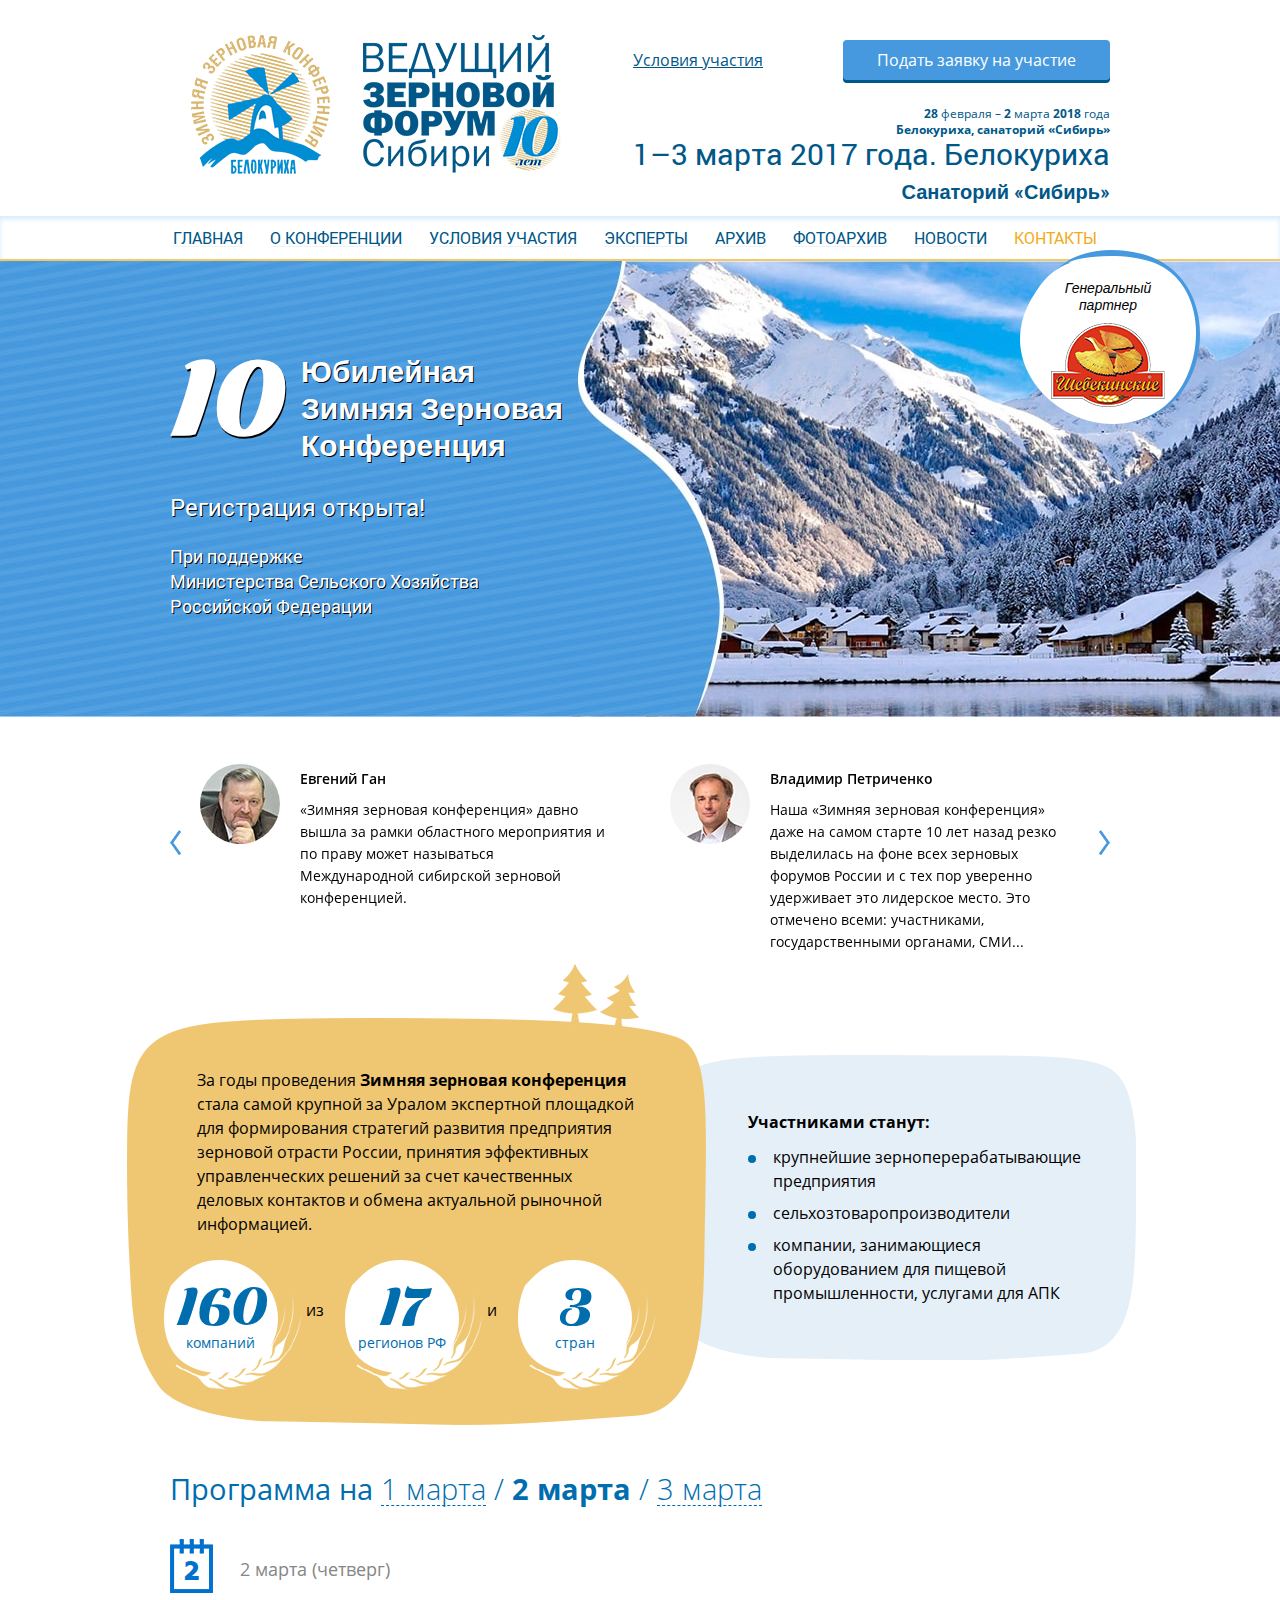
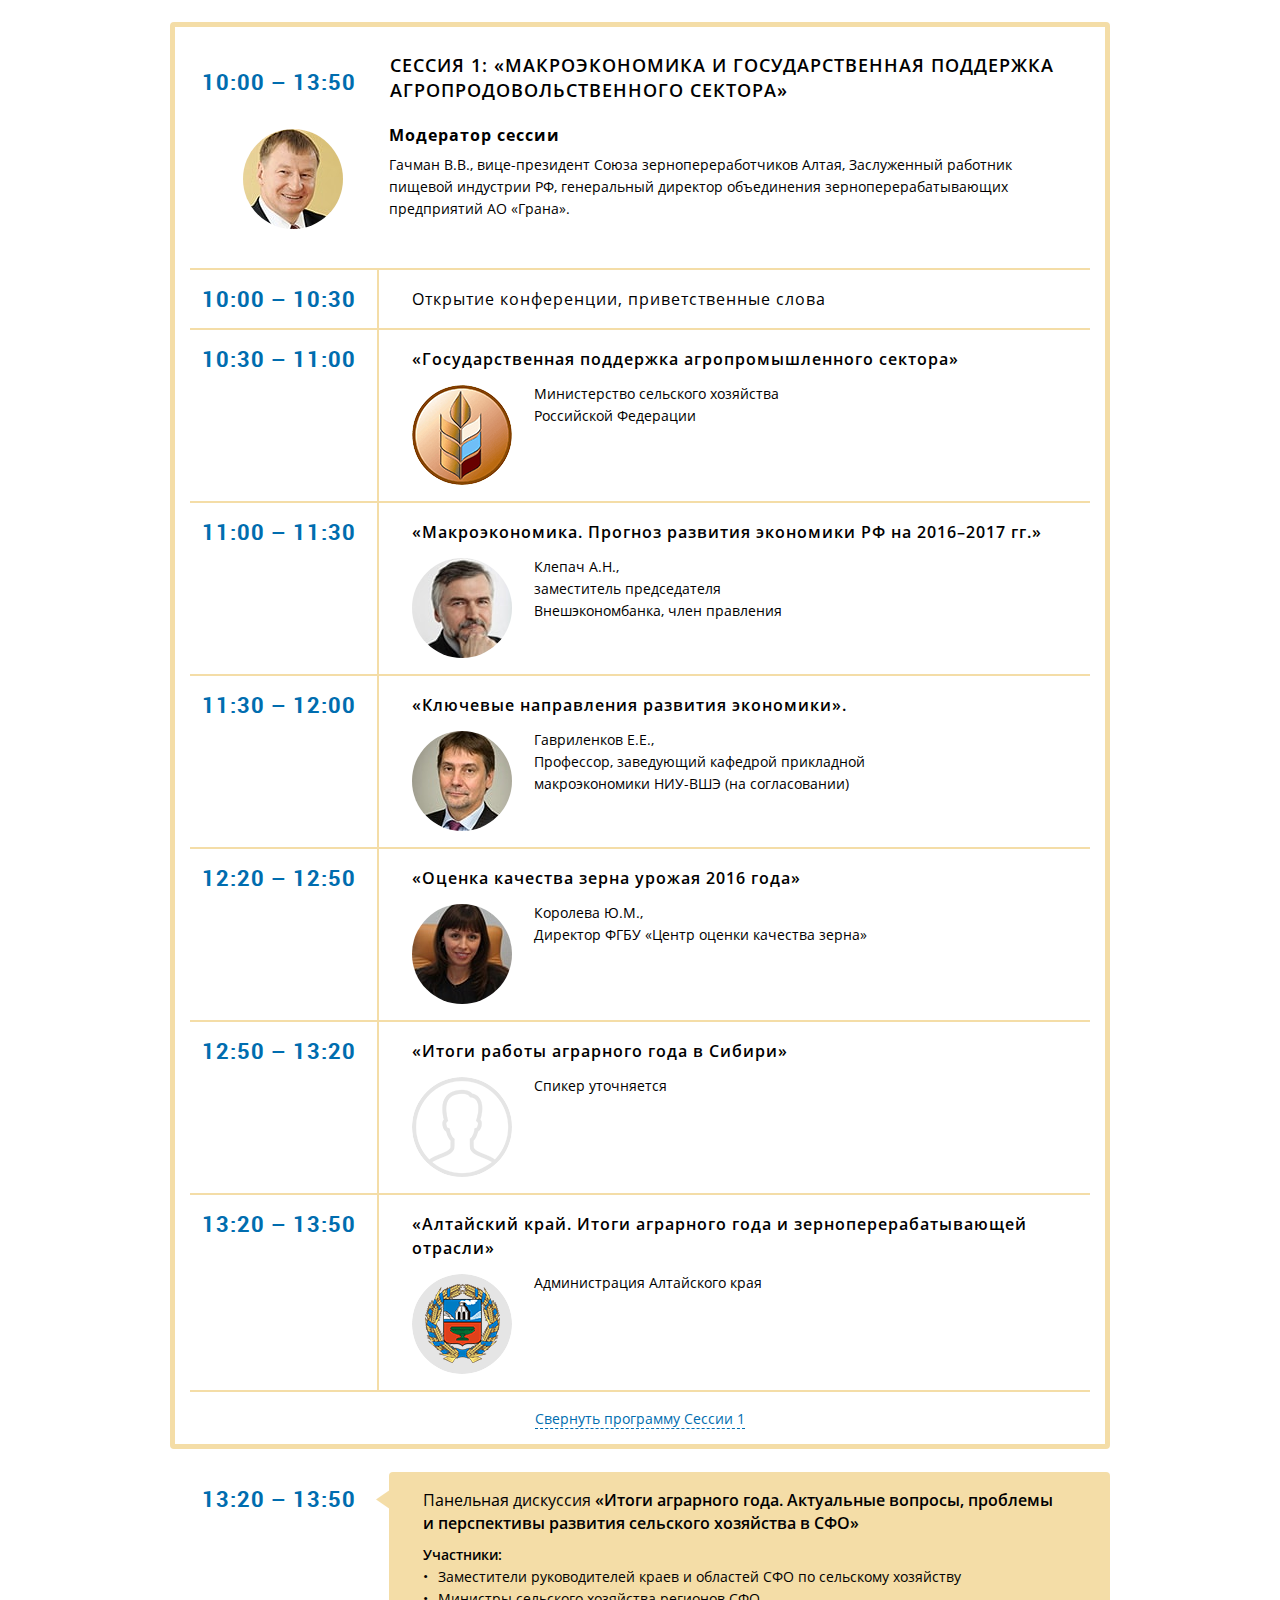
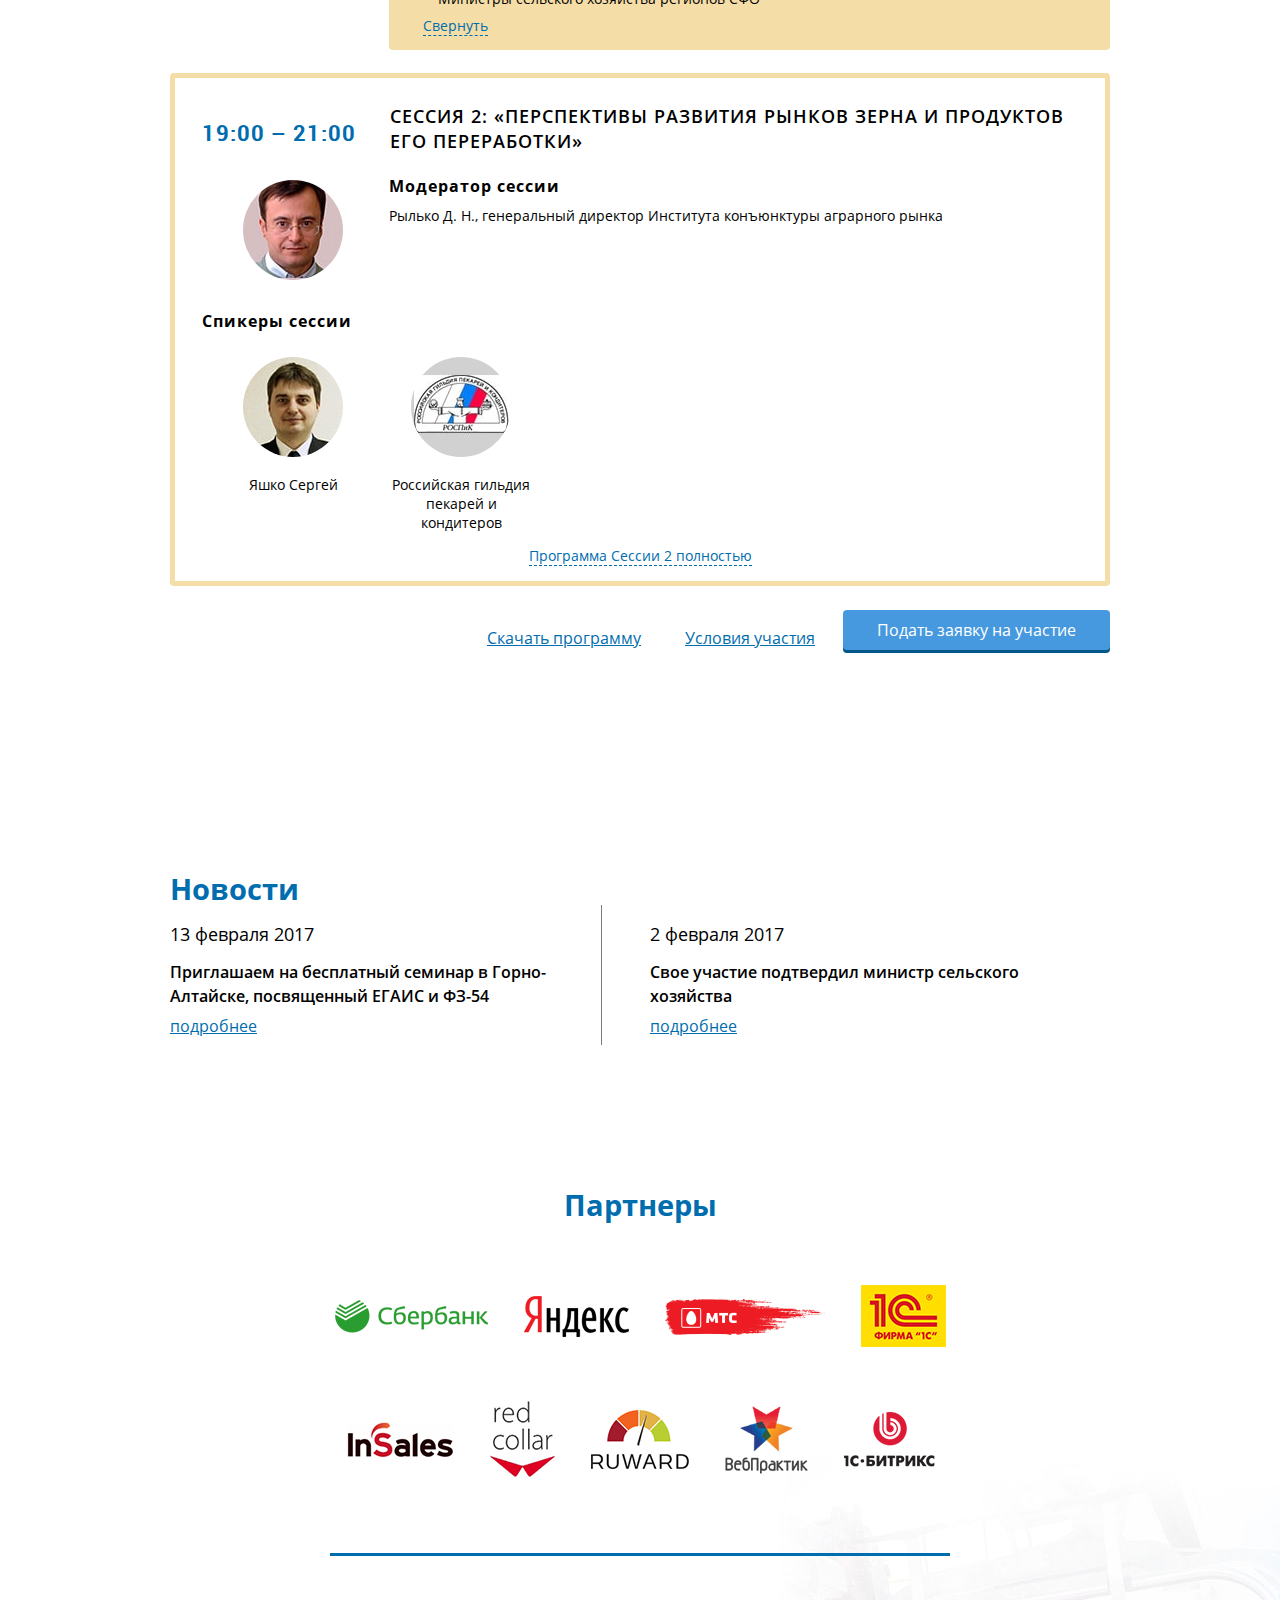
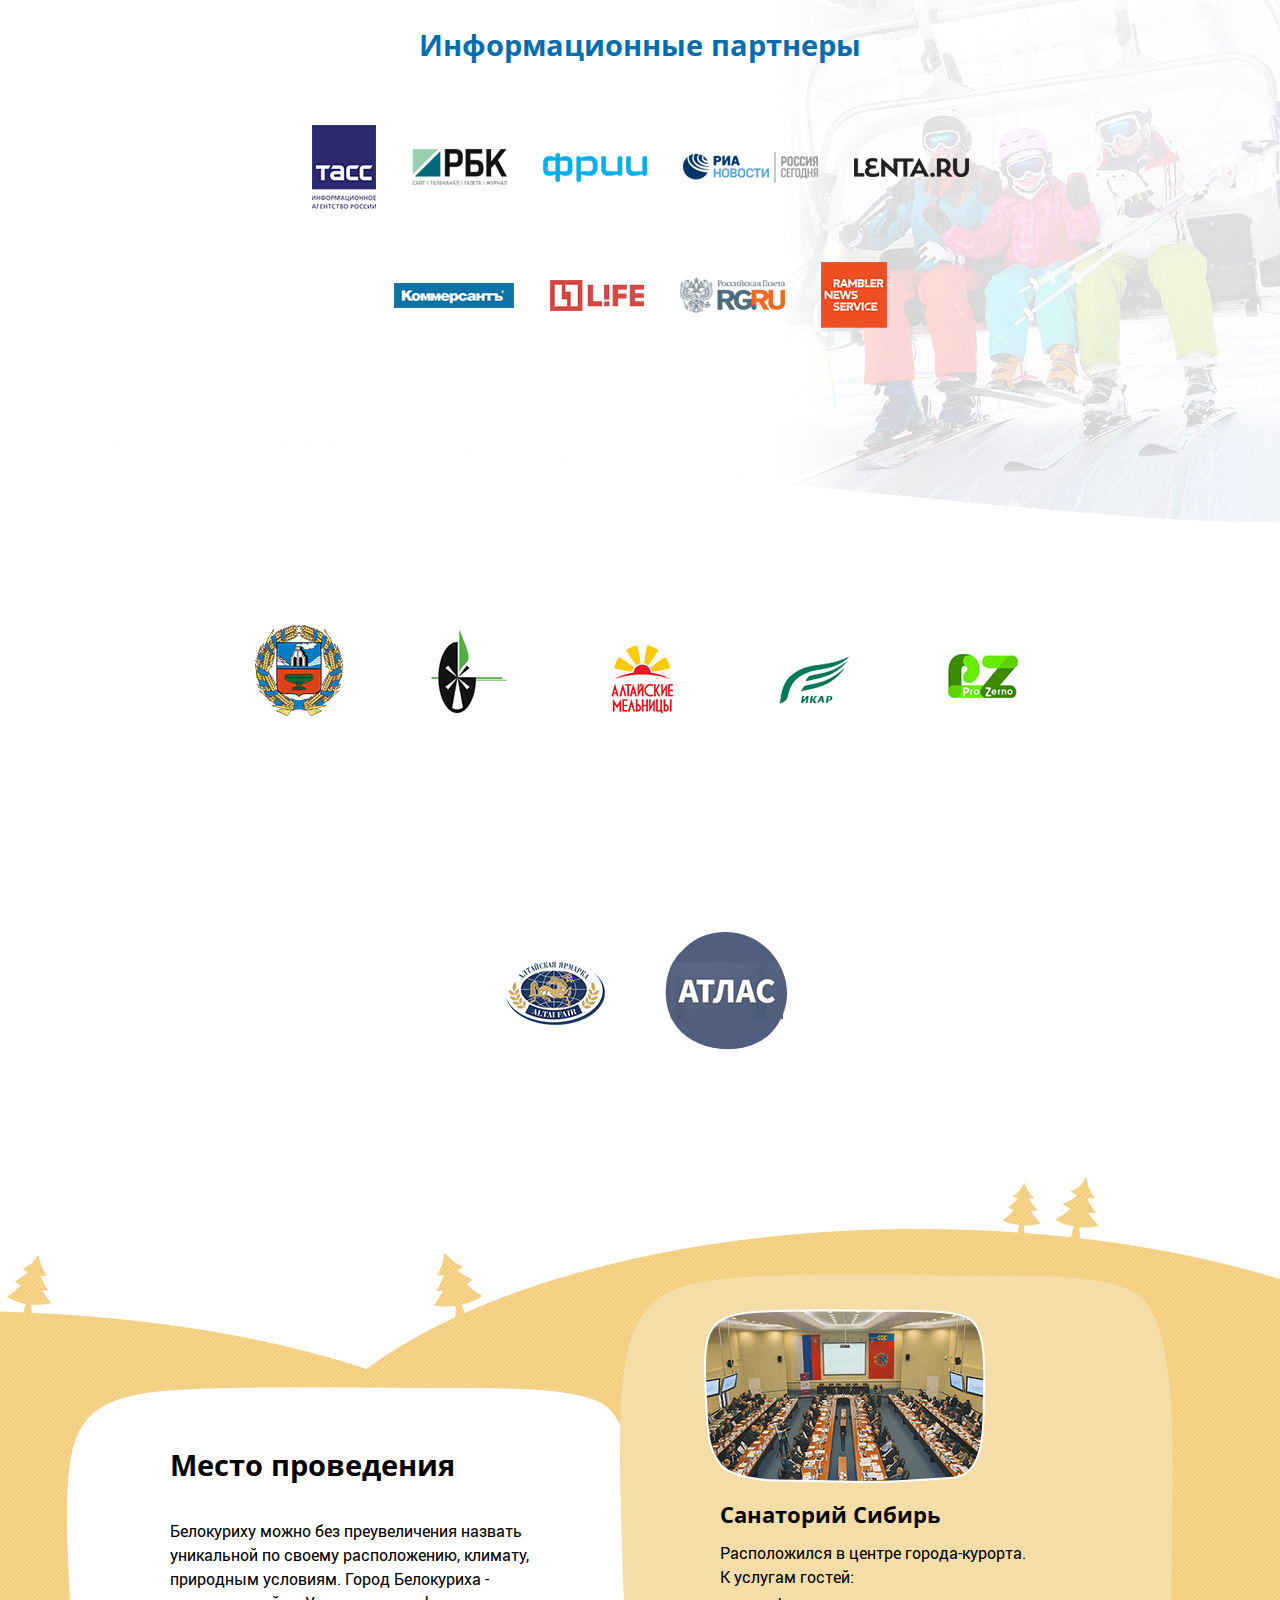
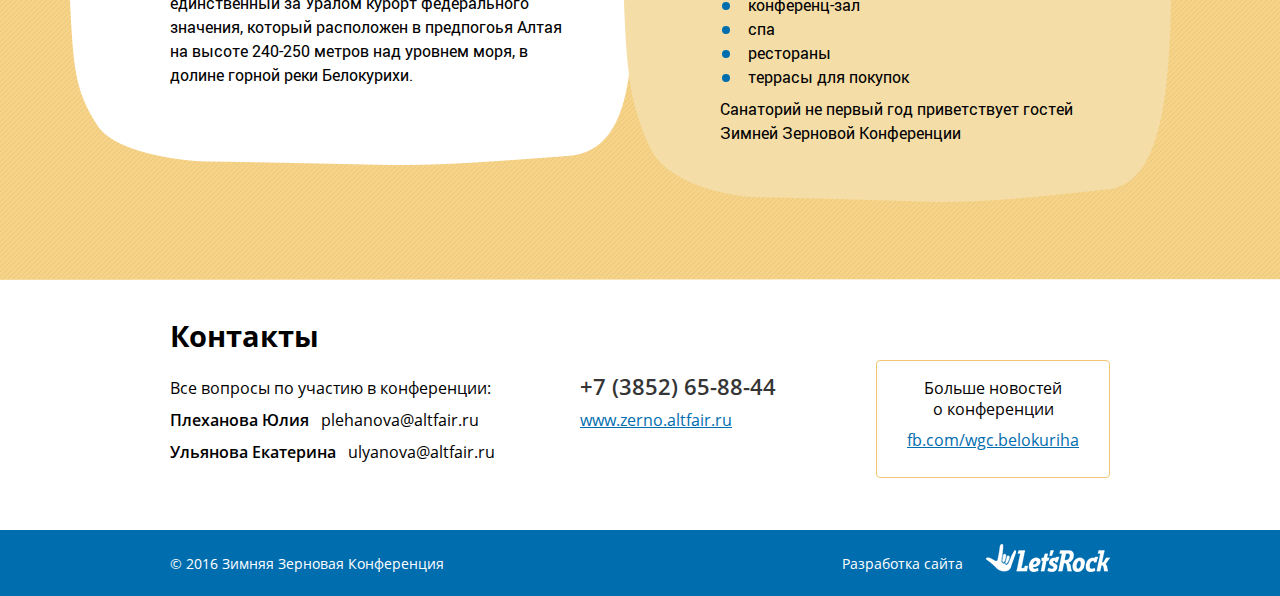
<file: index.html>
﻿<!DOCTYPE html>
<html>
<head>
	<title>Ведущий зерновой форум сибири</title>
	<meta charset="utf-8">
	<meta name="viewport" content="width=device-width, user-scalable=yes">
	<!--<link href="./favicon.ico" rel="shortcut icon">-->
	<link href="./css/style.css" rel="stylesheet">
	<!--[if IE 8]>
		<script src="http://html5shiv.googlecode.com/svn/trunk/html5.js"></script>
	<![endif]-->
</head>
<body>
	<div class="wrapper">
		<header class="header">
			<img src="./img/logo.png" width="139" height="139" class="header--logo" alt="">
			<span class="header--desc"></span>
			<div class="header__text">
				<span class="header__text--m"><strong>28</strong> февраля – <strong>2</strong> марта <strong>2018</strong> года<br>
				<strong>Белокуриха, санаторий «Сибирь»</strong></span>
				<a href="#" class="header--conditions">Условия участия</a>
				<button class="submit-button">Подать заявку на участие</button>
				<h3 class="header--title">1–3 марта 2017 года. Белокуриха</h3>
				<p class="header--address">Санаторий «Сибирь»</p>
			</div>
		</header>
		<nav class="nav">
			<div class="nav__row">
				<ul>
					<li><a href="#"><span>Главная</span></a></li>
					<li><a href="#"><span>О конференции</span></a></li>
					<li><a href="#"><span>Условия участия</span></a></li>
					<li><a href="#"><span>Эксперты</span></a></li>
					<li><a href="#"><span>Архив</span></a></li>
					<li><a href="#"><span>Фотоархив</span></a></li>
					<li><a href="#"><span>Новости</span></a></li>
					<li class="active"><a href="#"><span>Контакты</a></li>
				</ul>
			</div>
		</nav>
		<div class="intro">
			<div class="intro--text">
				<h4><span>10</span>Юбилейная Зимняя Зерновая Конференция</h4>
				<h6>Регистрация открыта!</h6>
				<p>При поддержке<br> Министерства Сельского Хозяйства<br> Российской Федерации</p>
			</div>
			<div class="intro--partner">
				<p>Генеральный партнер</p>
				<div class="intro--partner_pic">
				<img src="./pic/i-p-logo.png" width="114" height="84" alt="">
				</div>
			</div>
		</div>
		<div class="quotes">
			<div class="quotes__item">
				<img src="./pic/q-1.jpg" width="80" height="80" alt="">
				<h4>Евгений Ган</h4>
				<p>«Зимняя зерновая конференция» давно вышла за рамки областного мероприятия и по праву может называться Международной сибирской зерновой конференцией.</p>
			</div>
			<div class="quotes__item">
				<img src="./pic/q-2.jpg" width="80" height="80" alt="">
				<h4>Владимир Петриченко</h4>
				<p>Наша «Зимняя зерновая конференция» даже на самом старте 10 лет назад резко выделилась на фоне всех зерновых форумов России и с тех пор уверенно удерживает это лидерское место. Это отмечено всеми: участниками, государственными органами, СМИ...</p>
			</div>
			<div class="quotes__item">
				<img src="./pic/q-1.jpg" width="80" height="80" alt="">
				<h4>Евгений Ган</h4>
				<p>«Зимняя зерновая конференция» давно вышла за рамки областного мероприятия и по праву может называться Международной сибирской зерновой конференцией.</p>
			</div>
			<div class="quotes__item">
				<img src="./pic/q-2.jpg" width="80" height="80" alt="">
				<h4>Владимир Петриченко</h4>
				<p>Наша «Зимняя зерновая конференция» даже на самом старте 10 лет назад резко выделилась на фоне всех зерновых форумов России и с тех пор уверенно удерживает это лидерское место. Это отмечено всеми: участниками, государственными органами, СМИ...</p>
			</div>
		</div>
		<div class="stat">
			<div class="stat__main">
				<p>За годы проведения <strong>Зимняя зерновая конференция</strong> стала самой крупной за Уралом экспертной площадкой для формирования стратегий развития предприятия зерновой отрасти России, принятия эффективных управленческих решений за счет качественных деловых контактов и обмена актуальной рыночной информацией.</p>
				<div class="stat__main--list">
					<div class="stat__main--item">
						<h4>160</h4>
						<p>компаний</p>
					</div>
					<br>
					<h6 class="stat__main--divider">из</h6>
					<div class="stat__main--item">
						<h4>17</h4>
						<p>регионов<br> РФ</p>
					</div>
					<br>
					<h6 class="stat__main--divider">и</h6>
					<div class="stat__main--item">
						<h4>3</h4>
						<p>стран</p>
					</div>
				</div>
			</div>
			<div class="stat__sub">
				<h4>Участниками станут:</h4>
				<ul>
					<li>крупнейшие зерноперерабатывающие предприятия</li>
					<li>сельхозтоваропроизводители</li>
					<li>компании, занимающиеся оборудованием для пищевой промышленности, услугами для АПК</li>
				</ul>
			</div>
		</div>
		<div class="schedule">
			<h2 class="schedule__title">Программа на <a href="#" class="schedule__title--link">1 марта</a> <span class="schedule__title--divider">/</span> <a href="#" class="schedule__title--link schedule__title--link_active">2 марта</a> <span class="schedule__title--divider">/</span> <a href="#" class="schedule__title--link">3 марта</a></h2>
			<h6 class="schedule__date"><span>2</span>2 марта (четверг)</h6>
			<div class="schedule__day">
				<div class="schedule__group">
					<div class="schedule__main">
						<div class="schedule__main--title">
							<h6 class="schedule--time">10:00 – 13:50</h6>
							<h3>Сессия 1: «Макроэкономика и государственная поддержка агропродовольственного сектора»</h3>
						</div>
						<div class="schedule__main--content">
							<img src="./pic/a-1.jpg" width="100" height="100" alt="">
							<h5>Модератор сессии</h5>
							<p>Гачман В.В., вице-президент Союза зернопереработчиков Алтая, Заслуженный работник пищевой индустрии РФ, генеральный директор объединения зерноперерабатывающих предприятий АО «Грана».</p>
						</div>
					</div>
					<ul class="schedule__full">
						<li class="schedule__full--item">
							<h6 class="schedule--time">10:00 – 10:30</h6>
							<p>Открытие конференции, приветственные слова</p>
						</li>
						<li class="schedule__full--item">
							<h6 class="schedule--time">10:30 – 11:00</h6>
							<h5>«Государственная поддержка агропромышленного сектора»</h5>
							<div class="schedule__full--speaker">
								<img src="./pic/a-2.png" width="100" height="100" alt="">
								<p>Министерство сельского хозяйства<br>
								Российской Федерации</p>
							</div>
						</li>
						<li class="schedule__full--item">
							<h6 class="schedule--time">11:00 – 11:30</h6>
							<h5>«Макроэкономика. Прогноз развития экономики РФ на 2016–2017 гг.»</h5>
							<div class="schedule__full--speaker">
								<img src="./pic/a-3.jpg" width="100" height="100" alt="">
								<p>Клепач А.Н.,<br>
								заместитель председателя<br>
								Внешэкономбанка, член правления</p>
							</div>
						</li>
						<li class="schedule__full--item">
							<h6 class="schedule--time">11:30 – 12:00</h6>
							<h5>«Ключевые направления развития экономики».</h5>
							<div class="schedule__full--speaker">
								<img src="./pic/a-4.jpg" width="100" height="100" alt="">
								<p>Гавриленков Е.Е.,<br>
								Профессор, заведующий кафедрой прикладной<br>
								макроэкономики НИУ-ВШЭ (на согласовании)</p>
							</div>
						</li>
						<li class="schedule__full--item">
							<h6 class="schedule--time">12:20 – 12:50</h6>
							<h5>«Оценка качества зерна урожая 2016 года»</h5>
							<div class="schedule__full--speaker">
								<img src="./pic/a-5.jpg" width="100" height="100" alt="">
								<p>Королева Ю.М.,<br>
								Директор ФГБУ «Центр оценки качества зерна»</p>
							</div>
						</li>
						<li class="schedule__full--item">
							<h6 class="schedule--time">12:50 – 13:20</h6>
							<h5>«Итоги работы аграрного года в Сибири»</h5>
							<div class="schedule__full--speaker">
								<img src="./pic/a-0.png" width="100" height="100" alt="">
								<p>Спикер уточняется</p>
							</div>
						</li>
						<li class="schedule__full--item">
							<h6 class="schedule--time">13:20 – 13:50</h6>
							<h5>«Алтайский край. Итоги аграрного года и зерноперерабатывающей отрасли»</h5>
							<div class="schedule__full--speaker">
								<img src="./pic/a-6.png" width="100" height="100" alt="">
								<p>Администрация Алтайского края</p>
							</div>
						</li>
					</ul>
					<div class="schedule__preview">
						<h4>Спикеры сессии</h4>
						<ul>
							<li>
								<img src="./pic/a-2.png" width="100" height="100" alt="">
								<p>Министерство сельского хозяйства РФ</p>
							</li>
							<li>
								<img src="./pic/a-3.jpg" width="100" height="100" alt="">
								<p>Клепач А.Н.</p>
							</li>
							<li>
								<img src="./pic/a-4.jpg" width="100" height="100" alt="">
								<p>Гавриленков Е.Е.</p>
							</li>
							<li>
								<img src="./pic/a-5.jpg" width="100" height="100" alt="">
								<p>Королева Ю.М.</p>
							</li>
							<li>
								<img src="./pic/a-0.png" width="100" height="100" alt="">
								<p>Спикер уточняется</p>
							</li>
							<li>
								<img src="./pic/a-6.png" width="100" height="100" alt="">
								<p>Администрация Алтайского края</p>
							</li>
						</ul>
					</div>
					<p class="schedule__group--toggle"><span data="Сессии 1">Свернуть программу Сессии 1</span></p>
				</div>
				<div class="schedule__single">
					<h6 class="schedule--time">13:20 – 13:50</h6>
					<h3>Панельная дискуссия <strong>«Итоги аграрного года. Актуальные вопросы, проблемы и перспективы развития сельского хозяйства в СФО»</strong></h3>
					<div class="schedule__single--list">
						<h5>Участники:</h5>
						<ul>
							<li>Заместители руководителей краев и областей СФО по сельскому хозяйству</li>
							<li>Министры сельского хозяйства регионов СФО</li>
						</ul>
					</div>
					<h6 class="schedule__single--more"><span>Свернуть</span></h6>
				</div>
				<div class="schedule__group schedule__group_is-minimized">
					<div class="schedule__main">
						<div class="schedule__main--title">
							<h6 class="schedule--time">19:00 – 21:00</h6>
							<h3>Сессия 2: «Перспективы развития рынков зерна и продуктов его переработки»</h3>
						</div>
						<div class="schedule__main--content">
							<img src="./pic/a-7.jpg" width="100" height="100" alt="">
							<h5>Модератор сессии</h5>
							<p>Рылько Д. Н., генеральный директор Института конъюнктуры аграрного рынка</p>
						</div>
					</div>
					<ul class="schedule__full">
						<li class="schedule__full--item">
							<h6 class="schedule--time">19:00 – 20:00</h6>
							<h5>«Тема»</h5>
							<div class="schedule__full--speaker">
								<img src="./pic/a-8.jpg" width="100" height="100" alt="">
								<p>Яшко Сергей</p>
							</div>
						</li>
						<li class="schedule__full--item">
							<h6 class="schedule--time">20:00 – 21:00</h6>
							<h5>«Тема»</h5>
							<div class="schedule__full--speaker">
								<img src="./pic/a-9.jpg" width="100" height="100" alt="">
								<p>Российская гильдия пекарей и кондитеров</p>
							</div>
						</li>
					</ul>
					<div class="schedule__preview">
						<h4>Спикеры сессии</h4>
						<ul>
							<li>
								<img src="./pic/a-8.jpg" width="100" height="100" alt="">
								<p>Яшко Сергей</p>
							</li>
							<li>
								<img src="./pic/a-9.jpg" width="100" height="100" alt="">
								<p>Российская гильдия пекарей и кондитеров</p>
							</li>
						</ul>
					</div>
					<p class="schedule__group--toggle"><span data="Сессии 2">Программа Сессии 2 полностью</span></p>
				</div>
				<div class="schedule__controls">
					<ul class="schedule__controls--nav">
						<li><a href="#">Скачать программу</a></li>
						<li><a href="#">Условия участия</a></li>
					</ul>
					<button class="submit-button">Подать заявку на участие</button>
				</div>
			</div>
		</div>
		<div class="news-preview">
			<div class="news-preview__row">
				<h2>Новости</h2>
				<ul>
					<li>
						<h6>13 февраля 2017</h6>
						<p>Приглашаем на бесплатный семинар в Горно-Алтайске, посвященный ЕГАИС и ФЗ-54</p>
						<h5><a href="#" class="more">подробнее</a></h5>
					</li>
					<li>
						<h6>2 февраля 2017</h6>
						<p>Свое участие подтвердил министр сельского хозяйства</p>
						<h5><a href="#" class="more">подробнее</a></h5>
					</li>
				</ul>
			</div>
		</div>
		<div class="partners">
			<div class="partners__row">
				<h2>Партнеры</h2>
				<div class="partners--logos">
					<img src="./pic/p-1.png" width="153" height="33" alt="">
					<img src="./pic/p-2.png" width="105" height="41" alt="">
					<img src="./pic/p-3.png" width="160" height="37" alt="">
					<img src="./pic/p-4.png" width="85" height="62" alt="">
					<img src="./pic/p-5.png" width="107" height="36" alt="">
					<img src="./pic/p-6.png" width="65" height="79" alt="">
					<img src="./pic/p-7.png" width="98" height="59" alt="">
					<img src="./pic/p-8.png" width="83" height="68" alt="">
					<img src="./pic/p-9.png" width="91" height="55" alt="">
				</div>
				<hr class="partners--divide">
				<h2>Информационные партнеры</h2>
				<div class="partners--logos">
					<img src="./pic/p-10.png" width="64" height="84" alt="">
					<img src="./pic/p-11.png" width="95" height="36" alt="">
					<img src="./pic/p-12.png" width="104" height="29" alt="">
					<img src="./pic/p-13.png" width="135" height="31" alt="">
					<img src="./pic/p-14.png" width="115" height="19" alt="">
					<img src="./pic/p-15.png" width="120" height="25" alt="">
					<img src="./pic/p-16.png" width="94" height="31" alt="">
					<img src="./pic/p-17.png" width="105" height="36" alt="">
					<img src="./pic/p-18.png" width="66" height="66" alt="">
				</div>
			</div>
		</div>
		<div class="sponsors">
			<div class="sponsors__row">
				<h2>Организаторы</h2>
				<ul>
					<li>
						<i class="icon-1"><img src="./pic/sponsor-1-logo.png" width="88" height="91" alt=""></i>
						<p>Администрация Алтайского края</p>
					</li>
					<li>
						<i class="icon-2"><img src="./pic/sponsor-2-logo.png" width="85" height="90" alt=""></i>
						<p>Союз зерноперерабочиков Алтая</p>
					</li>
					<li>
						<i class="icon-3"><img src="./pic/sponsor-3-logo.png" width="76" height="76" alt=""></i>
						<p>ООО «Алтайские мельницы»</p>
					</li>
					<li>
						<i class="icon-4"><img src="./pic/sponsor-4-logo.png" width="92" height="95" alt=""></i>
						<p>Институт конъюнктуры аграрного рынка</p>
					</li>
					<li>
						<i class="icon-5"><img src="./pic/sponsor-5-logo.png" width="70" height="44" alt=""></i>
						<p>ООО «ПроЗерно»</p>
					</li>
				</ul>
				<h2>Операторы конференции</h2>
				<ul>
					<li>
						<i class="icon-6"><img src="./pic/sponsor-6-logo.png" width="100" height="66" alt=""></i>
						<p>ООО «Современные выставочные технологии»</p>
					</li>
					<li>
						<i class="icon-7"><img src="./pic/sponsor-7-logo.png" width="113" height="56" alt=""></i>
						<p>Алтайский центр конгрессов и коммуникаций</p>
					</li>
				</ul>
			</div>
		</div>
		<div class="place">
			<div class="place__row">
				<div class="place--text">
					<h3>Место проведения</h3>
					<p>Белокуриху можно без преувеличения назвать уникальной по своему расположению, климату, природным условиям. Город Белокуриха - единственный за Уралом курорт федерального значения, который расположен в предпогоья Алтая на высоте 240-250 метров над уровнем моря, в долине горной реки Белокурихи.</p>
				</div>
				<div class="place--more">
					<img src="./pic/resort.png" width="282" height="174" alt="">
					<h3>Санаторий Сибирь</h3>
					<p>Расположился в центре города-курорта.</p>
					<p>К услугам гостей:</p>
					<ul>
						<li>конференц-зал</li>
						<li>спа</li>
						<li>рестораны</li>
						<li>террасы для покупок</li>
					</ul>
					<p>Санаторий не первый год приветствует гостей Зимней Зерновой Конференции</p>
				</div>
			</div>
		</div>
		<div class="contacts">
			<h2>Контакты</h2>
			<div class="contacts__questions">
				<p>Все вопросы по участию в конференции:</p>
				<p><strong>Плеханова Юлия</strong> plehanova@altfair.ru</a></p>
				<p><strong>Ульянова Екатерина</strong> ulyanova@altfair.ru</a></p>
			</div>
			<div class="contacts__data">
				<h4>+7 (3852) 65-88-44</h4>
				<p><a href="#">www.zerno.altfair.ru</a></p>
			</div>
			<div class="contacts__more">
				<p>Больше новостей<br> о конференции</p>
				<p><a href="#">fb.com/wgc.belokuriha</a></p>
			</div>
		</div>
		<div class="clear-footer"></div>
	</div>
	<footer class="footer">
		<p class="footer--copy">© 2016 Зимняя Зерновая Конференция</p>
		<p class="footer--author">Разработка сайта <a href="#"><img src="./img/letsrock-logo.png" width="124" height="28" alt=""></a></p>
	</footer>
	<div class="fade-bg"></div>
	<script src="./js/libs.js"></script>
	<script src="./js/scripts.js"></script>
</body>
</html>
</file>
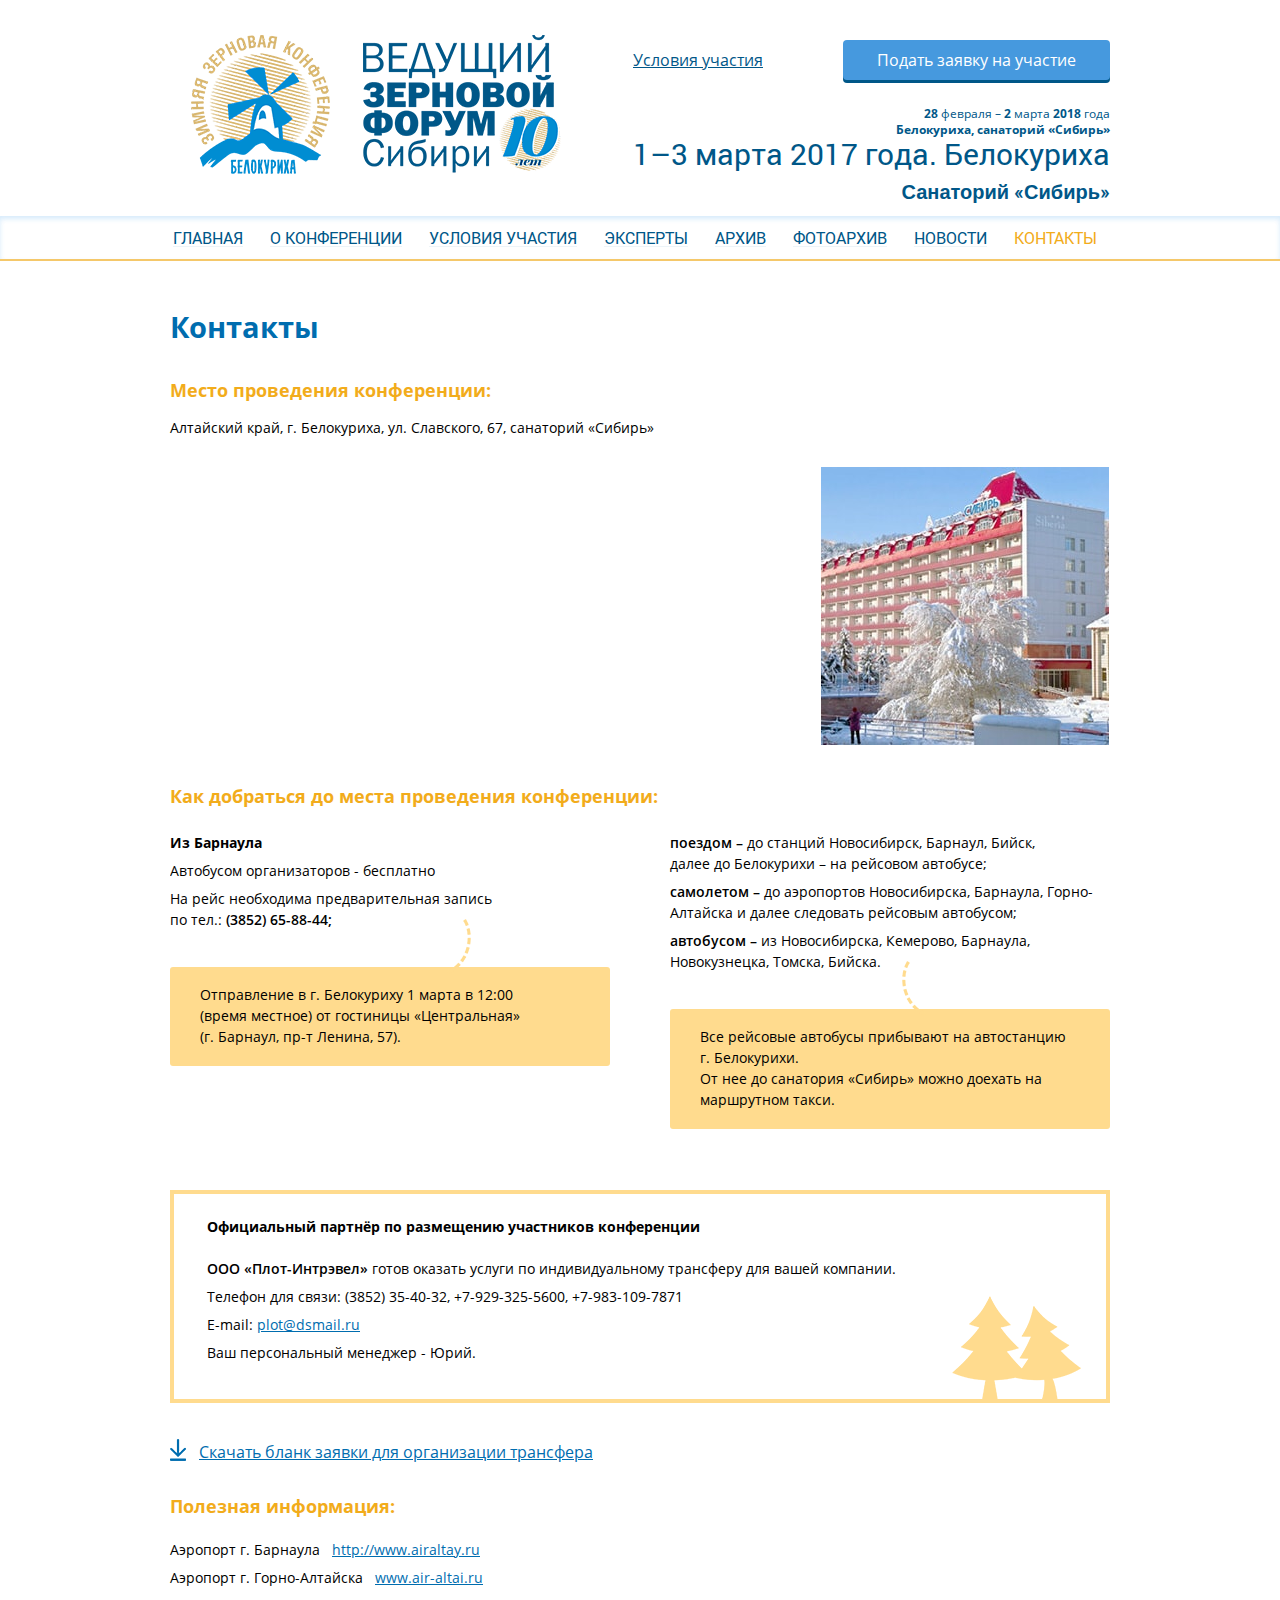
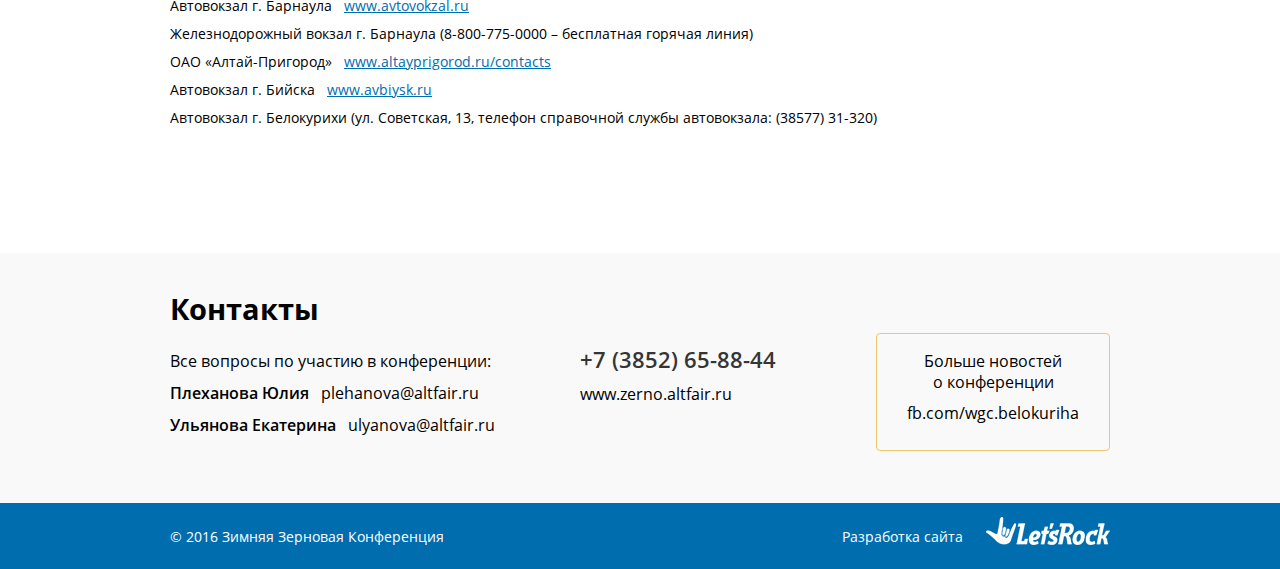
<file: contacts.html>
﻿<!DOCTYPE html>
<html>
<head>
	<title>Ведущий зерновой форум сибири</title>
	<meta charset="utf-8">
	<meta name="viewport" content="width=device-width, user-scalable=yes">
	<!--<link href="./favicon.ico" rel="shortcut icon">-->
	<link href="./css/style.css" rel="stylesheet">
	<!--[if IE 8]>
		<script src="http://html5shiv.googlecode.com/svn/trunk/html5.js"></script>
	<![endif]-->
</head>
<body>
	<div class="wrapper">
		<header class="header">
			<img src="./img/logo.png" width="139" height="139" class="header--logo" alt="">
			<span class="header--desc"></span>
			<div class="header__text">
				<span class="header__text--m"><strong>28</strong> февраля – <strong>2</strong> марта <strong>2018</strong> года<br>
				<strong>Белокуриха, санаторий «Сибирь»</strong></span>
				<a href="#" class="header--conditions">Условия участия</a>
				<button class="submit-button">Подать заявку на участие</button>
				<h3 class="header--title">1–3 марта 2017 года. Белокуриха</h3>
				<p class="header--address">Санаторий «Сибирь»</p>
			</div>
		</header>
		<nav class="nav">
			<div class="nav__row">
				<ul>
					<li><a href="#"><span>Главная</span></a></li>
					<li><a href="#"><span>О конференции</span></a></li>
					<li><a href="#"><span>Условия участия</span></a></li>
					<li><a href="#"><span>Эксперты</span></a></li>
					<li><a href="#"><span>Архив</span></a></li>
					<li><a href="#"><span>Фотоархив</span></a></li>
					<li><a href="#"><span>Новости</span></a></li>
					<li class="active"><a href="#"><span>Контакты</a></li>
				</ul>
			</div>
		</nav>
		<div class="content">
			<h1>Контакты</h1>
			<div class="contacts-b">
				<div class="contacts-b__place">
					<h2>Место проведения конференции:</h2>
					<p>Алтайский край, г. Белокуриха, ул. Славского, 67, санаторий «Сибирь»</p>
					<div class="contacts-b__place--map">
						<script type="text/javascript" charset="utf-8" async src="https://api-maps.yandex.ru/services/constructor/1.0/js/?sid=RE7YODh_cEo3z_q6ZhuGxwm3dNUiAXUm&amp;width=620&amp;height=278&amp;lang=ru_RU&amp;sourceType=constructor&amp;scroll=true"></script>
					</div>
					<div class="contacts-b__place--pic">
						<img src="./pic/c-p-p.jpg" width="288" height="278" class="img-bg" alt="">
					</div>
				</div>
				<div class="contacts-b__reach">
					<h2>Как добраться до места проведения конференции:</h2>
					<div class="contacts-b__reach--group">
						<div class="contacts-b__reach--item">
							<h6>Из Барнаула</h6>
							<p>Автобусом организаторов - бесплатно</p>
							<p>На рейс необходима предварительная запись<br>
							по  тел.: <strong>(3852) 65-88-44;</strong></p>
							<div class="contacts-b__reach--quote">
								<p>Отправление в г. Белокуриху 1 марта в 12:00<br>
								(время местное) от гостиницы «Центральная»<br>
								(г. Барнаул, пр-т Ленина, 57).</p>
							</div>
						</div>
						<div class="contacts-b__reach--item">
							<p><strong>поездом –</strong> до станций Новосибирск, Барнаул, Бийск,<br>
							далее до Белокурихи – на рейсовом автобусе;</p>
							<p><strong>самолетом –</strong> до аэропортов Новосибирска, Барнаула, Горно-Алтайска и далее следовать рейсовым автобусом;</p>
							<p><strong>автобусом –</strong> из Новосибирска, Кемерово, Барнаула, Новокузнецка, Томска, Бийска.</p>
							<div class="contacts-b__reach--quote">
								<p>Все рейсовые автобусы прибывают на автостанцию<br>
								г. Белокурихи.</p>
								<p>От нее до санатория «Сибирь» можно доехать на маршрутном такси.</p>
							</div>
						</div>
					</div>
				</div>
				<div class="contacts-b__partner">
					<div class="contacts-b__partner--info">
						<h6>Официальный партнёр по размещению участников конференции</h6>
						<p><strong>OОО «Плот-Интрэвел»</strong> готов оказать услуги по индивидуальному трансферу для вашей компании.</p>
						<p>Телефон для связи: (3852) 35-40-32, +7-929-325-5600, +7-983-109-7871</p>
						<p>E-mail: <a href="#">plot@dsmail.ru</a></p>
						<p>Ваш персональный менеджер - Юрий.</p>
					</div>
					<a href="#" class="contacts-b__partner--download">Скачать бланк заявки для организации трансфера</a>
				</div>
				<div class="contacts-b__more">
					<h2>Полезная информация:</h2>
					<p>Аэропорт г. Барнаула <a href="#">http://www.airaltay.ru</a></p>
					<p>Аэропорт г. Горно-Алтайска <a href="#">www.air-altai.ru</a></p>
					<p>Автовокзал г. Барнаула <a href="#">www.avtovokzal.ru</a></p>
					<p>Железнодорожный вокзал г. Барнаула (8-800-775-0000 – бесплатная горячая линия)</p>
					<p>ОАО «Алтай-Пригород» <a href="#">www.altayprigorod.ru/contacts</a></p>
					<p>Автовокзал г. Бийска <a href="#">www.avbiysk.ru</a></p>
					<p>Автовокзал г. Белокурихи (ул. Советская, 13, телефон справочной службы автовокзала: (38577) 31-320)</p>
				</div>
			</div>
		</div>
		<div class="contacts-f">
			<div class="contacts-f__row">
				<h2>Контакты</h2>
				<div class="contacts-f--ask">
					<p>Все вопросы по участию в конференции:</p>
					<p><strong>Плеханова Юлия</strong> <a href="#">plehanova@altfair.ru</a></p>
					<p><strong>Ульянова Екатерина</strong> <a href="#">ulyanova@altfair.ru</a></p>
				</div>
				<div class="contacts-f--main">
					<h5><a href="#">+7 (3852) 65-88-44</a></h5>
					<p><a href="#">www.zerno.altfair.ru</a></p>
				</div>
				<div class="contacts-f--more">
					<p>Больше новостей<br> о конференции</p>
					<p><a href="#">fb.com/wgc.belokuriha</a></p>
				</div>
			</div>
		</div>
		<div class="clear-footer"></div>
	</div>
	<footer class="footer">
		<p class="footer--copy">© 2016 Зимняя Зерновая Конференция</p>
		<p class="footer--author">Разработка сайта <a href="#"><img src="./img/letsrock-logo.png" width="124" height="28" alt=""></a></p>
	</footer>
	<div class="fade-bg"></div>
	<script src="./js/libs.js"></script>
	<script src="./js/scripts.js"></script>
</body>
</html>
</file>
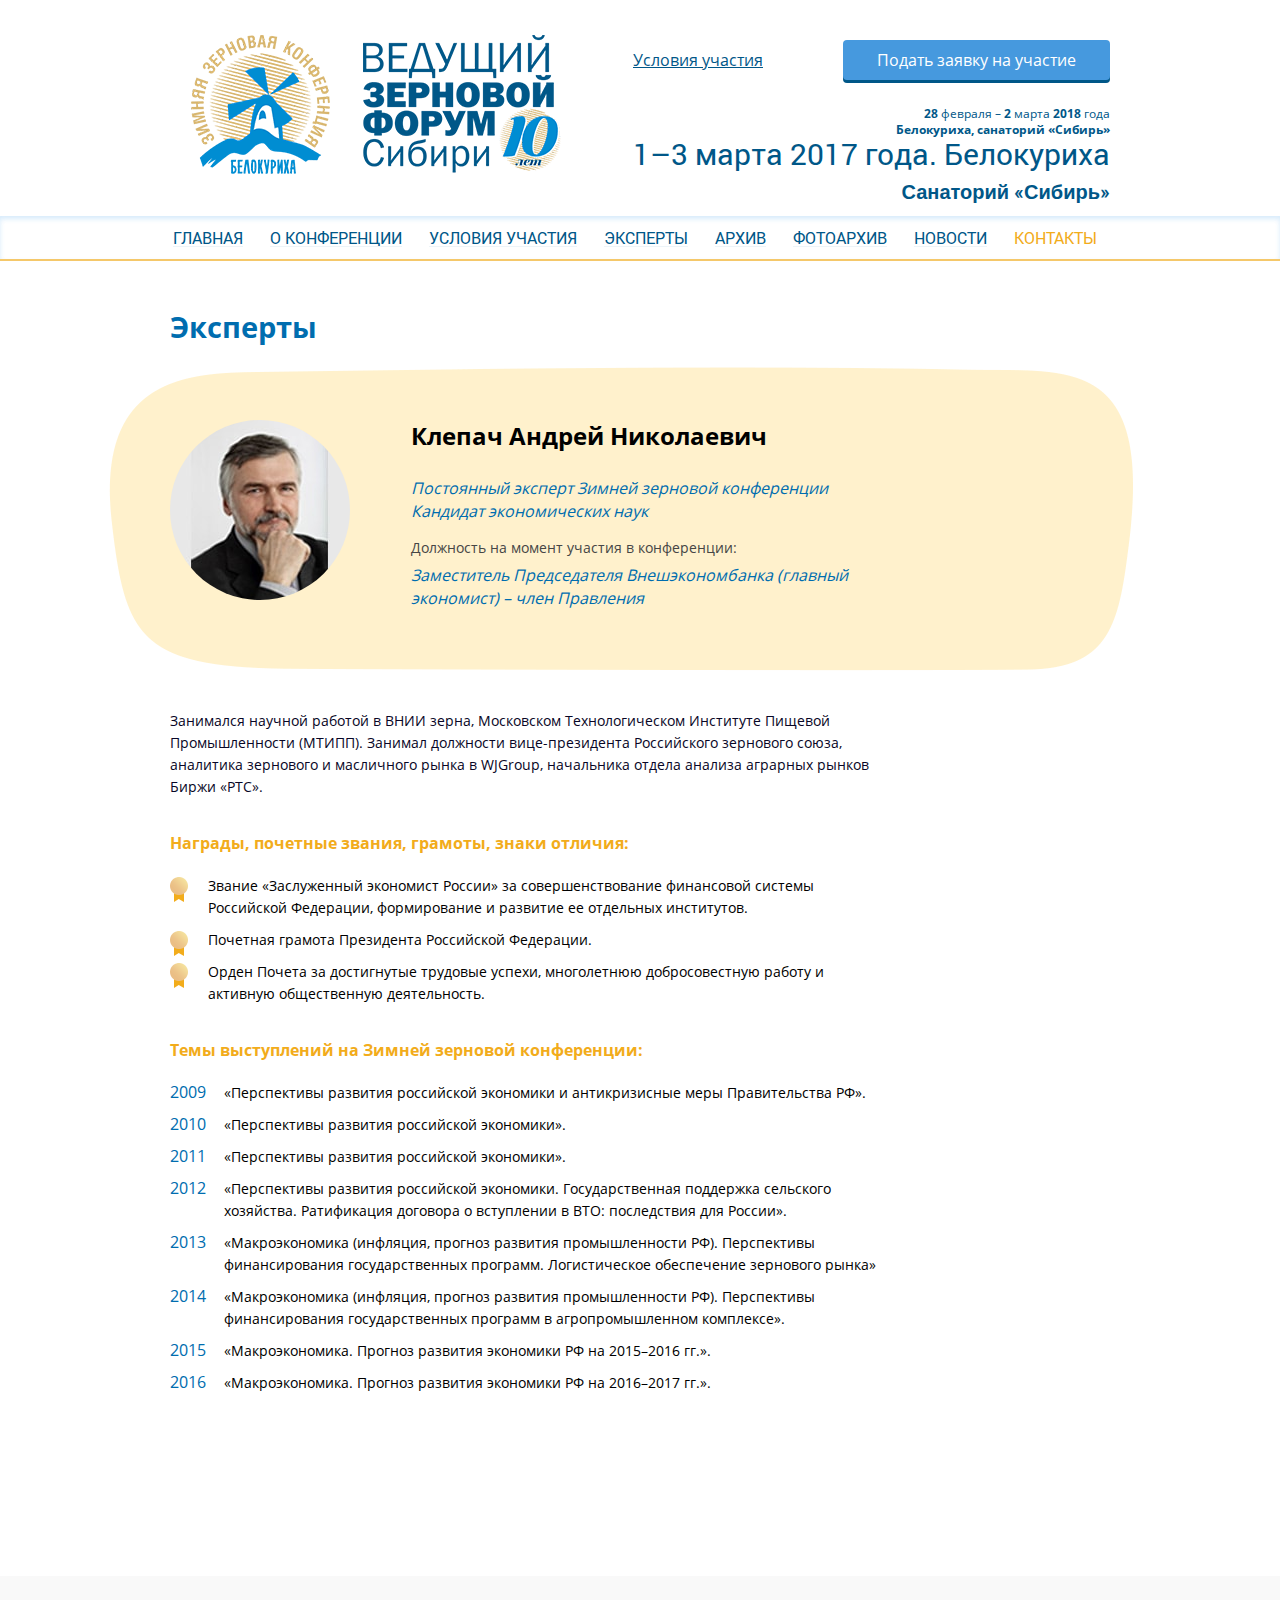
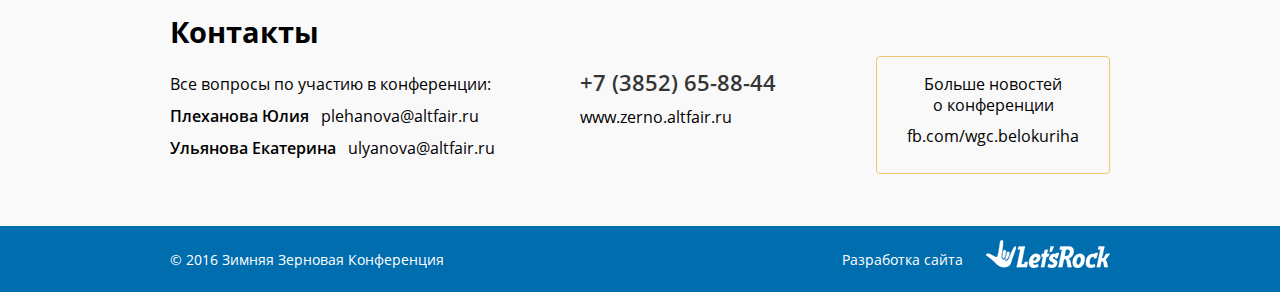
<file: expert-item.html>
﻿<!DOCTYPE html>
<html>
<head>
	<title>Ведущий зерновой форум сибири</title>
	<meta charset="utf-8">
	<meta name="viewport" content="width=device-width, user-scalable=yes">
	<!--<link href="./favicon.ico" rel="shortcut icon">-->
	<link href="./css/style.css" rel="stylesheet">
	<!--[if IE 8]>
		<script src="http://html5shiv.googlecode.com/svn/trunk/html5.js"></script>
	<![endif]-->
</head>
<body>
	<div class="wrapper">
		<header class="header">
			<img src="./img/logo.png" width="139" height="139" class="header--logo" alt="">
			<span class="header--desc"></span>
			<div class="header__text">
				<span class="header__text--m"><strong>28</strong> февраля – <strong>2</strong> марта <strong>2018</strong> года<br>
				<strong>Белокуриха, санаторий «Сибирь»</strong></span>
				<a href="#" class="header--conditions">Условия участия</a>
				<button class="submit-button">Подать заявку на участие</button>
				<h3 class="header--title">1–3 марта 2017 года. Белокуриха</h3>
				<p class="header--address">Санаторий «Сибирь»</p>
			</div>
		</header>
		<nav class="nav">
			<div class="nav__row">
				<ul>
					<li><a href="#"><span>Главная</span></a></li>
					<li><a href="#"><span>О конференции</span></a></li>
					<li><a href="#"><span>Условия участия</span></a></li>
					<li><a href="#"><span>Эксперты</span></a></li>
					<li><a href="#"><span>Архив</span></a></li>
					<li><a href="#"><span>Фотоархив</span></a></li>
					<li><a href="#"><span>Новости</span></a></li>
					<li class="active"><a href="#"><span>Контакты</a></li>
				</ul>
			</div>
		</nav>
		<div class="content">
			<h1>Эксперты</h1>
			<div class="expert-item">
				<div class="expert-item__main">
					<div class="photo">
						<img src="./pic/e-m-2.jpg" width="180" height="180" class="img-bg" alt="">
					</div>
					<h2>Клепач Андрей Николаевич</h2>
					<p>Постоянный эксперт Зимней зерновой конференции Кандидат экономических наук</p>
					<h6>Должность на момент участия в конференции:</h6>
					<p>Заместитель Председателя Внешэкономбанка (главный экономист) – член Правления</p>
				</div>
				<div class="expert-item__info">
					<p>Занимался научной работой в ВНИИ зерна, Московском Технологическом Институте Пищевой Промышленности (МТИПП). Занимал должности вице-президента Российского зернового союза, аналитика зернового и масличного рынка в WJGroup, начальника отдела анализа аграрных рынков Биржи «РТС».</p>
					<h3>Награды, почетные звания, грамоты, знаки отличия:</h3>
					<ul class="expert-item__info--list">
						<li>Звание «Заслуженный экономист России» за совершенствование финансовой системы Российской Федерации, формирование и развитие ее отдельных институтов.</li>
						<li>Почетная грамота Президента Российской Федерации.</li>
						<li>Орден Почета за достигнутые трудовые успехи, многолетнюю добросовестную работу и активную общественную деятельность.</li>
					</ul>
					<h3>Темы выступлений на Зимней зерновой конференции:</h3>
					<ul class="expert-item__info--history">
						<li><span>2009</span> «Перспективы развития российской экономики и антикризисные меры Правительства РФ».</li>
						<li><span>2010</span> «Перспективы развития российской экономики».</li>
						<li><span>2011</span> «Перспективы развития российской экономики».</li>
						<li><span>2012</span> «Перспективы развития российской экономики. Государственная поддержка сельского хозяйства. Ратификация договора о вступлении в ВТО: последствия для России».</li>
						<li><span>2013</span> «Макроэкономика (инфляция, прогноз развития промышленности РФ). Перспективы финансирования государственных программ. Логистическое обеспечение зернового рынка»</li>
						<li><span>2014</span> «Макроэкономика (инфляция, прогноз развития промышленности РФ). Перспективы финансирования государственных программ в агропромышленном комплексе».</li>
						<li><span>2015</span> «Макроэкономика. Прогноз развития экономики РФ на 2015–2016 гг.».</li>
						<li><span>2016</span> «Макроэкономика. Прогноз развития экономики РФ на 2016–2017 гг.».</li>
					</ul>
				</div>
			</div>
		</div>
		<div class="contacts-f">
			<div class="contacts-f__row">
				<h2>Контакты</h2>
				<div class="contacts-f--ask">
					<p>Все вопросы по участию в конференции:</p>
					<p><strong>Плеханова Юлия</strong> <a href="#">plehanova@altfair.ru</a></p>
					<p><strong>Ульянова Екатерина</strong> <a href="#">ulyanova@altfair.ru</a></p>
				</div>
				<div class="contacts-f--main">
					<h5><a href="#">+7 (3852) 65-88-44</a></h5>
					<p><a href="#">www.zerno.altfair.ru</a></p>
				</div>
				<div class="contacts-f--more">
					<p>Больше новостей<br> о конференции</p>
					<p><a href="#">fb.com/wgc.belokuriha</a></p>
				</div>
			</div>
		</div>
		<div class="clear-footer"></div>
	</div>
	<footer class="footer">
		<p class="footer--copy">© 2016 Зимняя Зерновая Конференция</p>
		<p class="footer--author">Разработка сайта <a href="#"><img src="./img/letsrock-logo.png" width="124" height="28" alt=""></a></p>
	</footer>
	<div class="fade-bg"></div>
	<script src="./js/libs.js"></script>
	<script src="./js/scripts.js"></script>
</body>
</html>
</file>
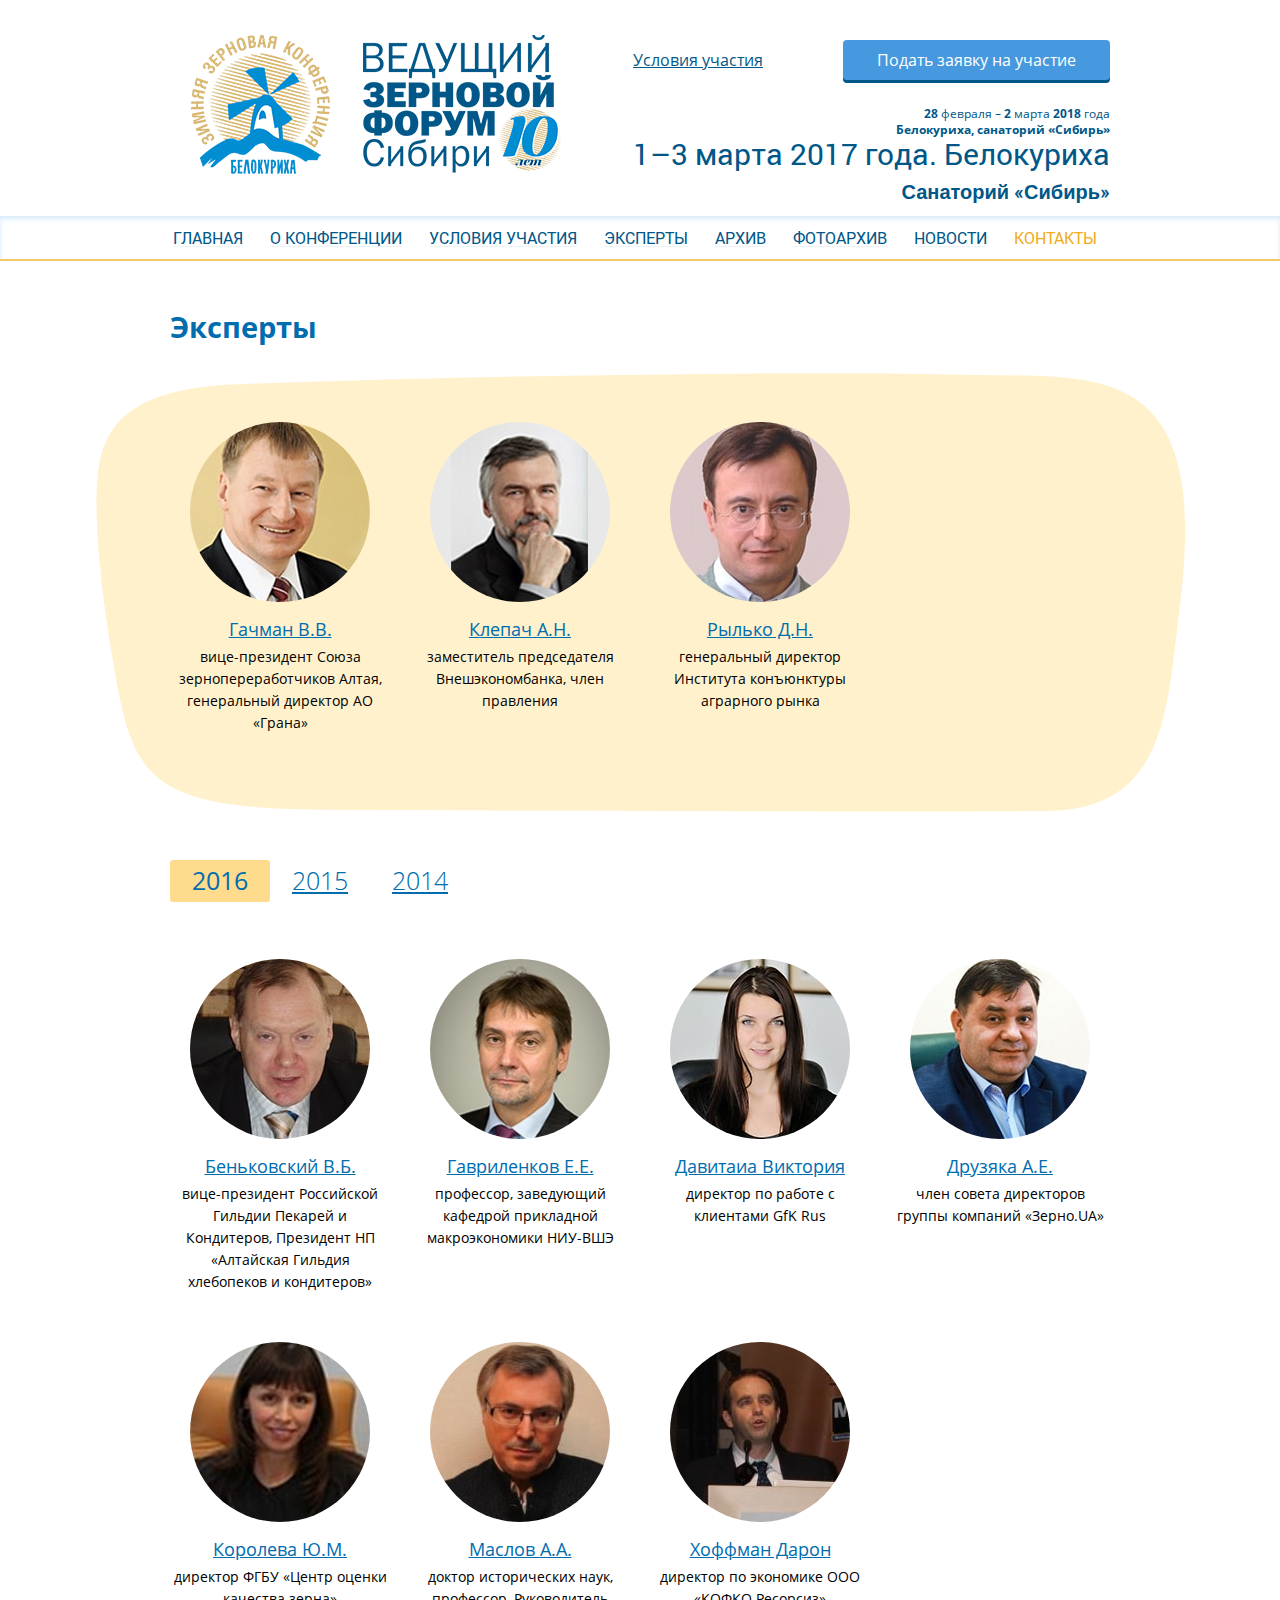
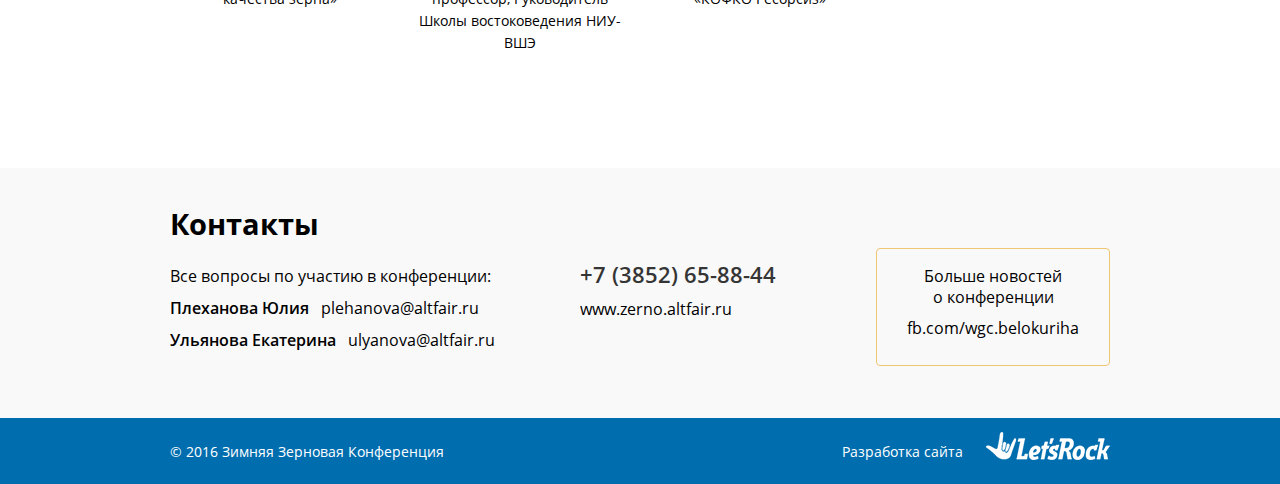
<file: experts.html>
﻿<!DOCTYPE html>
<html>
<head>
	<title>Ведущий зерновой форум сибири</title>
	<meta charset="utf-8">
	<meta name="viewport" content="width=device-width, user-scalable=yes">
	<!--<link href="./favicon.ico" rel="shortcut icon">-->
	<link href="./css/style.css" rel="stylesheet">
	<!--[if IE 8]>
		<script src="http://html5shiv.googlecode.com/svn/trunk/html5.js"></script>
	<![endif]-->
</head>
<body>
	<div class="wrapper">
		<header class="header">
			<img src="./img/logo.png" width="139" height="139" class="header--logo" alt="">
			<span class="header--desc"></span>
			<div class="header__text">
				<span class="header__text--m"><strong>28</strong> февраля – <strong>2</strong> марта <strong>2018</strong> года<br>
				<strong>Белокуриха, санаторий «Сибирь»</strong></span>
				<a href="#" class="header--conditions">Условия участия</a>
				<button class="submit-button">Подать заявку на участие</button>
				<h3 class="header--title">1–3 марта 2017 года. Белокуриха</h3>
				<p class="header--address">Санаторий «Сибирь»</p>
			</div>
		</header>
		<nav class="nav">
			<div class="nav__row">
				<ul>
					<li><a href="#"><span>Главная</span></a></li>
					<li><a href="#"><span>О конференции</span></a></li>
					<li><a href="#"><span>Условия участия</span></a></li>
					<li><a href="#"><span>Эксперты</span></a></li>
					<li><a href="#"><span>Архив</span></a></li>
					<li><a href="#"><span>Фотоархив</span></a></li>
					<li><a href="#"><span>Новости</span></a></li>
					<li class="active"><a href="#"><span>Контакты</a></li>
				</ul>
			</div>
		</nav>
		<div class="content">
			<h1>Эксперты</h1>
			<div class="experts">
				<div class="experts__main">
					<li>
						<div class="photo">
							<img src="./pic/e-m-1.jpg" width="180" height="180" class="img-bg" alt="">
						</div>
						<h2><a href="#">Гачман В.В.</a></h2>
						<p>вице-президент Союза зернопереработчиков Алтая, генеральный директор АО «Грана»</p>
					</li>
					<li>
						<div class="photo">
							<img src="./pic/e-m-2.jpg" width="180" height="180" class="img-bg" alt="">
						</div>
						<h2><a href="#">Клепач А.Н.</a></h2>
						<p>заместитель председателя Внешэкономбанка, член правления</p>
					</li>
					<li>
						<div class="photo">
							<img src="./pic/e-m-3.jpg" width="180" height="180" class="img-bg" alt="">
						</div>
						<h2><a href="#">Рылько Д.Н.</a></h2>
						<p>генеральный директор Института конъюнктуры аграрного рынка</p>
					</li>
				</div>
				<div class="experts__list">
					<ul class="experts__list--nav">
						<li class="active"><a href="1">2016</a></li>
						<li><a href="2">2015</a></li>
						<li><a href="3">2014</a></li>
					</ul>
					<div class="experts__list--tab" data-tab="1">
						<ul>
							<li>
								<div class="photo">
									<img src="./pic/e-l-1.jpg" width="180" height="180" class="img-bg" alt="">
								</div>
								<h2><a href="#">Беньковский В.Б.</a></h2>
								<p>вице-президент Российской Гильдии Пекарей и Кондитеров, Президент НП «Алтайская Гильдия хлебопеков и кондитеров»</p>
							</li>
							<li>
								<div class="photo">
									<img src="./pic/e-l-2.jpg" width="180" height="180" class="img-bg" alt="">
								</div>
								<h2><a href="#">Гавриленков Е.Е.</a></h2>
								<p>профессор, заведующий кафедрой прикладной макроэкономики НИУ-ВШЭ </p>
							</li>
							<li>
								<div class="photo">
									<img src="./pic/e-l-3.jpg" width="180" height="180" class="img-bg" alt="">
								</div>
								<h2><a href="#">Давитаиа Виктория</a></h2>
								<p>директор по работе с клиентами GfK Rus</p>
							</li>
							<li>
								<div class="photo">
									<img src="./pic/e-l-4.jpg" width="180" height="180" class="img-bg" alt="">
								</div>
								<h2><a href="#">Друзяка А.Е.</a></h2>
								<p>член совета директоров группы компаний «Зерно.UA»</p>
							</li>
							<li>
								<div class="photo">
									<img src="./pic/e-l-5.jpg" width="180" height="180" class="img-bg" alt="">
								</div>
								<h2><a href="#">Королева Ю.М.</a></h2>
								<p>директор ФГБУ «Центр оценки качества зерна»</p>
							</li>
							<li>
								<div class="photo">
									<img src="./pic/e-l-6.jpg" width="180" height="180" class="img-bg" alt="">
								</div>
								<h2><a href="#">Маслов А.А.</a></h2>
								<p>доктор исторических наук, профессор, Руководитель Школы востоковедения НИУ-ВШЭ </p>
							</li>
							<li>
								<div class="photo">
									<img src="./pic/e-l-7.jpg" width="180" height="180" class="img-bg" alt="">
								</div>
								<h2><a href="#">Хоффман Дарон</a></h2>
								<p>директор по экономике ООО «КОФКО Ресорсиз»</p>
							</li>
						</ul>
					</div>
					<div class="experts__list--tab" data-tab="2">
						<ul>
							<li>
								<div class="photo">
									<img src="./pic/e-l-5.jpg" width="180" height="180" class="img-bg" alt="">
								</div>
								<h2><a href="#">Королева Ю.М.</a></h2>
								<p>директор ФГБУ «Центр оценки качества зерна»</p>
							</li>
						</ul>
					</div>
					<div class="experts__list--tab" data-tab="3">
						<ul>
							<li>
								<div class="photo">
									<img src="./pic/e-l-4.jpg" width="180" height="180" class="img-bg" alt="">
								</div>
								<h2><a href="#">Друзяка А.Е.</a></h2>
								<p>член совета директоров группы компаний «Зерно.UA»</p>
							</li>
						</ul>
					</div>
				</div>
			</div>
		</div>
		<div class="contacts-f">
			<div class="contacts-f__row">
				<h2>Контакты</h2>
				<div class="contacts-f--ask">
					<p>Все вопросы по участию в конференции:</p>
					<p><strong>Плеханова Юлия</strong> <a href="#">plehanova@altfair.ru</a></p>
					<p><strong>Ульянова Екатерина</strong> <a href="#">ulyanova@altfair.ru</a></p>
				</div>
				<div class="contacts-f--main">
					<h5><a href="#">+7 (3852) 65-88-44</a></h5>
					<p><a href="#">www.zerno.altfair.ru</a></p>
				</div>
				<div class="contacts-f--more">
					<p>Больше новостей<br> о конференции</p>
					<p><a href="#">fb.com/wgc.belokuriha</a></p>
				</div>
			</div>
		</div>
		<div class="clear-footer"></div>
	</div>
	<footer class="footer">
		<p class="footer--copy">© 2016 Зимняя Зерновая Конференция</p>
		<p class="footer--author">Разработка сайта <a href="#"><img src="./img/letsrock-logo.png" width="124" height="28" alt=""></a></p>
	</footer>
	<div class="fade-bg"></div>
	<script src="./js/libs.js"></script>
	<script src="./js/scripts.js"></script>
</body>
</html>
</file>
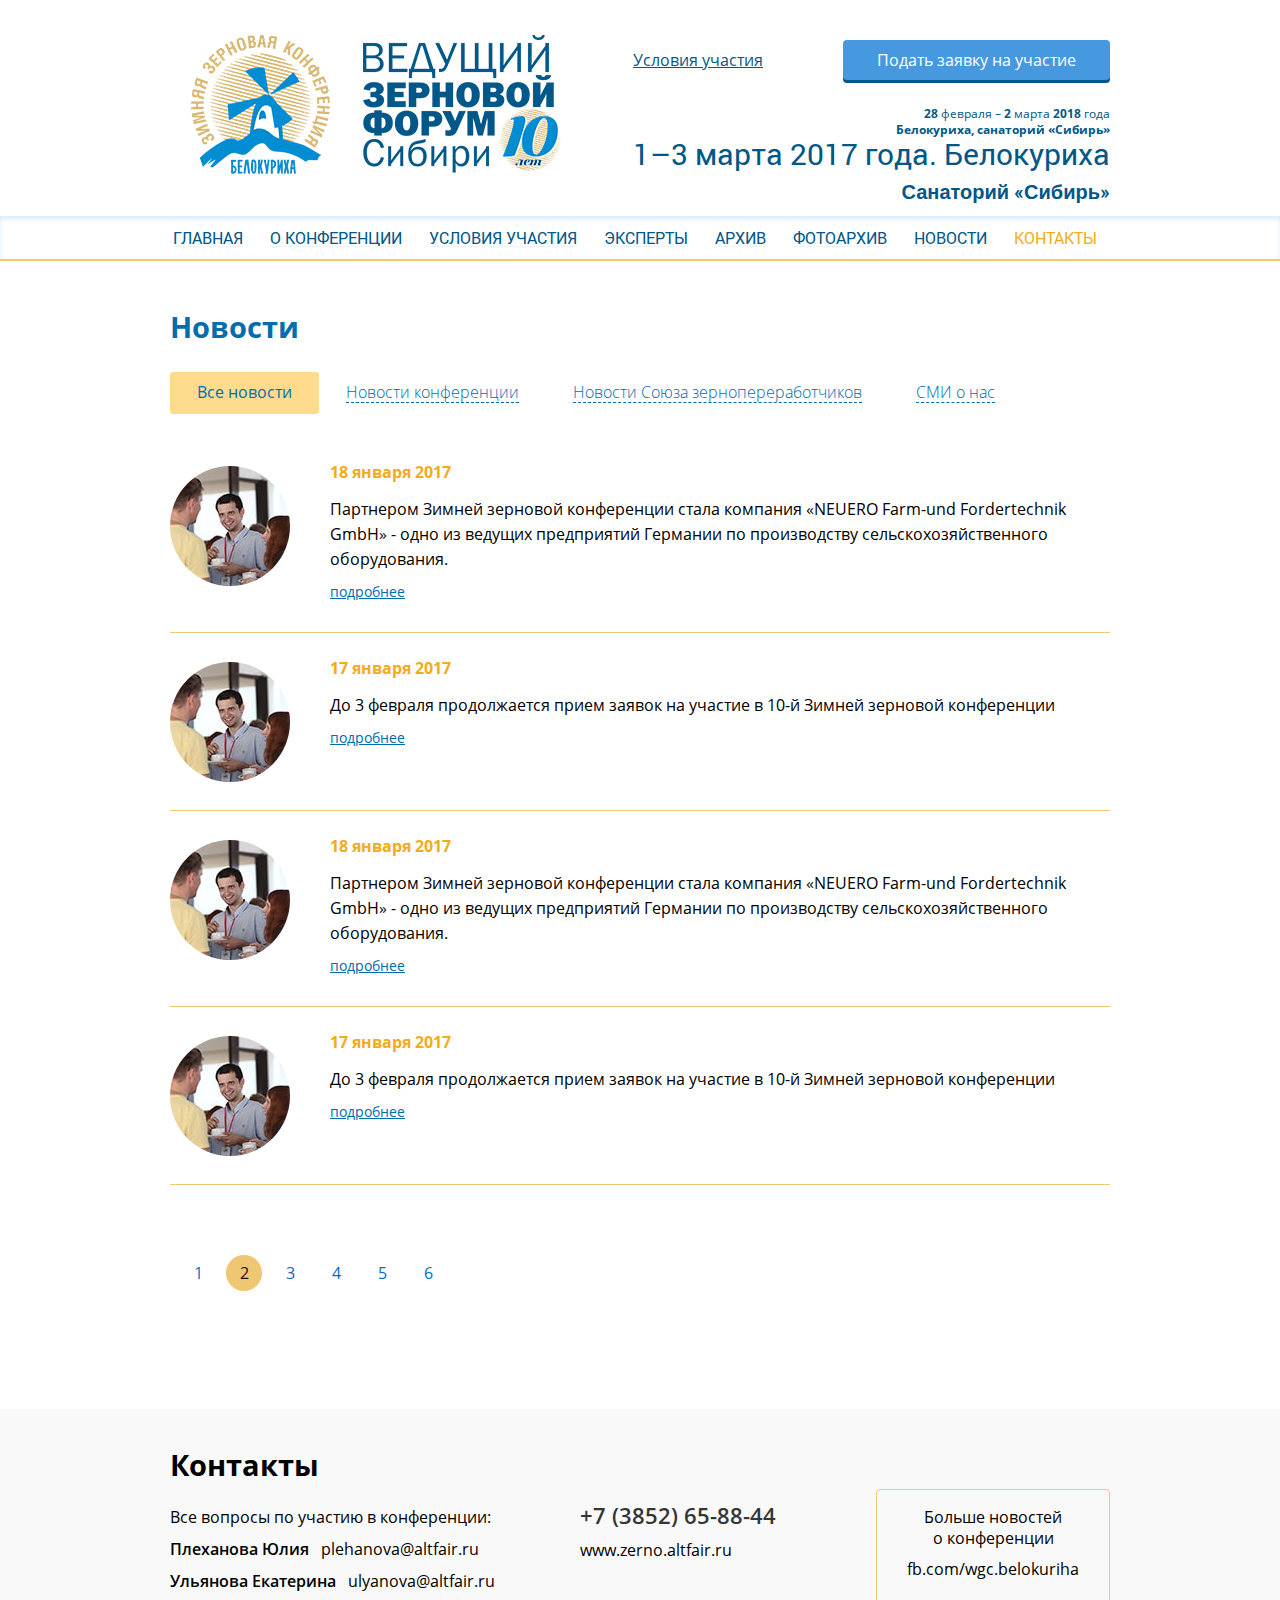
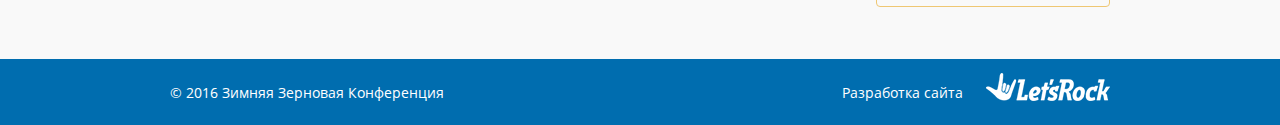
<file: news.html>
﻿<!DOCTYPE html>
<html>
<head>
	<title>Ведущий зерновой форум сибири</title>
	<meta charset="utf-8">
	<meta name="viewport" content="width=device-width, user-scalable=yes">
	<!--<link href="./favicon.ico" rel="shortcut icon">-->
	<link href="./css/style.css" rel="stylesheet">
	<!--[if IE 8]>
		<script src="http://html5shiv.googlecode.com/svn/trunk/html5.js"></script>
	<![endif]-->
</head>
<body>
	<div class="wrapper">
		<header class="header">
			<img src="./img/logo.png" width="139" height="139" class="header--logo" alt="">
			<span class="header--desc"></span>
			<div class="header__text">
				<span class="header__text--m"><strong>28</strong> февраля – <strong>2</strong> марта <strong>2018</strong> года<br>
				<strong>Белокуриха, санаторий «Сибирь»</strong></span>
				<a href="#" class="header--conditions">Условия участия</a>
				<button class="submit-button">Подать заявку на участие</button>
				<h3 class="header--title">1–3 марта 2017 года. Белокуриха</h3>
				<p class="header--address">Санаторий «Сибирь»</p>
			</div>
		</header>
		<nav class="nav">
			<div class="nav__row">
				<ul>
					<li><a href="#"><span>Главная</span></a></li>
					<li><a href="#"><span>О конференции</span></a></li>
					<li><a href="#"><span>Условия участия</span></a></li>
					<li><a href="#"><span>Эксперты</span></a></li>
					<li><a href="#"><span>Архив</span></a></li>
					<li><a href="#"><span>Фотоархив</span></a></li>
					<li><a href="#"><span>Новости</span></a></li>
					<li class="active"><a href="#"><span>Контакты</a></li>
				</ul>
			</div>
		</nav>
		<div class="content">
			<h1>Новости</h1>
			<div class="news">
				<ul class="news__nav">
					<li class="active"><a href="#"><span>Все новости</span></a></li>
					<li><a href="#"><span>Новости конференции</span></a></li>
					<li><a href="#"><span>Новости Союза зернопереработчиков</span></a></li>
					<li><a href="#"><span>СМИ о нас</span></a></li>
				</ul>
				<ul class="news__list">
					<li>
						<div class="photo">
							<img src="./pic/n-l-1.jpg" width="120" height="120" class="img-bg" alt="">
						</div>
						<h2>18 января 2017</h2>
						<p>Партнером Зимней зерновой конференции стала компания «NEUERO Farm-und Fordertechnik GmbH» - одно из ведущих предприятий Германии по производству сельскохозяйственного оборудования.</p>
						<h6><a href="#">подробнее</a></h6>
					</li>
					<li>
						<div class="photo">
							<img src="./pic/n-l-1.jpg" width="120" height="120" class="img-bg" alt="">
						</div>
						<h2>17 января 2017</h2>
						<p>До 3 февраля продолжается прием заявок на участие в 10-й Зимней зерновой конференции</p>
						<h6><a href="#">подробнее</a></h6>
					</li>
					<li>
						<div class="photo">
							<img src="./pic/n-l-1.jpg" width="120" height="120" class="img-bg" alt="">
						</div>
						<h2>18 января 2017</h2>
						<p>Партнером Зимней зерновой конференции стала компания «NEUERO Farm-und Fordertechnik GmbH» - одно из ведущих предприятий Германии по производству сельскохозяйственного оборудования.</p>
						<h6><a href="#">подробнее</a></h6>
					</li>
					<li>
						<div class="photo">
							<img src="./pic/n-l-1.jpg" width="120" height="120" class="img-bg" alt="">
						</div>
						<h2>17 января 2017</h2>
						<p>До 3 февраля продолжается прием заявок на участие в 10-й Зимней зерновой конференции</p>
						<h6><a href="#">подробнее</a></h6>
					</li>
				</ul>
				<ul class="pages-e">
					<li><a href="#">1</a></li>
					<li class="active"><a href="#">2</a></li>
					<li><a href="#">3</a></li>
					<li><a href="#">4</a></li>
					<li><a href="#">5</a></li>
					<li><a href="#">6</a></li>
				</ul>
			</div>
		</div>
		<div class="contacts-f">
			<div class="contacts-f__row">
				<h2>Контакты</h2>
				<div class="contacts-f--ask">
					<p>Все вопросы по участию в конференции:</p>
					<p><strong>Плеханова Юлия</strong> <a href="#">plehanova@altfair.ru</a></p>
					<p><strong>Ульянова Екатерина</strong> <a href="#">ulyanova@altfair.ru</a></p>
				</div>
				<div class="contacts-f--main">
					<h5><a href="#">+7 (3852) 65-88-44</a></h5>
					<p><a href="#">www.zerno.altfair.ru</a></p>
				</div>
				<div class="contacts-f--more">
					<p>Больше новостей<br> о конференции</p>
					<p><a href="#">fb.com/wgc.belokuriha</a></p>
				</div>
			</div>
		</div>
		<div class="clear-footer"></div>
	</div>
	<footer class="footer">
		<p class="footer--copy">© 2016 Зимняя Зерновая Конференция</p>
		<p class="footer--author">Разработка сайта <a href="#"><img src="./img/letsrock-logo.png" width="124" height="28" alt=""></a></p>
	</footer>
	<div class="fade-bg"></div>
	<script src="./js/libs.js"></script>
	<script src="./js/scripts.js"></script>
</body>
</html>
</file>
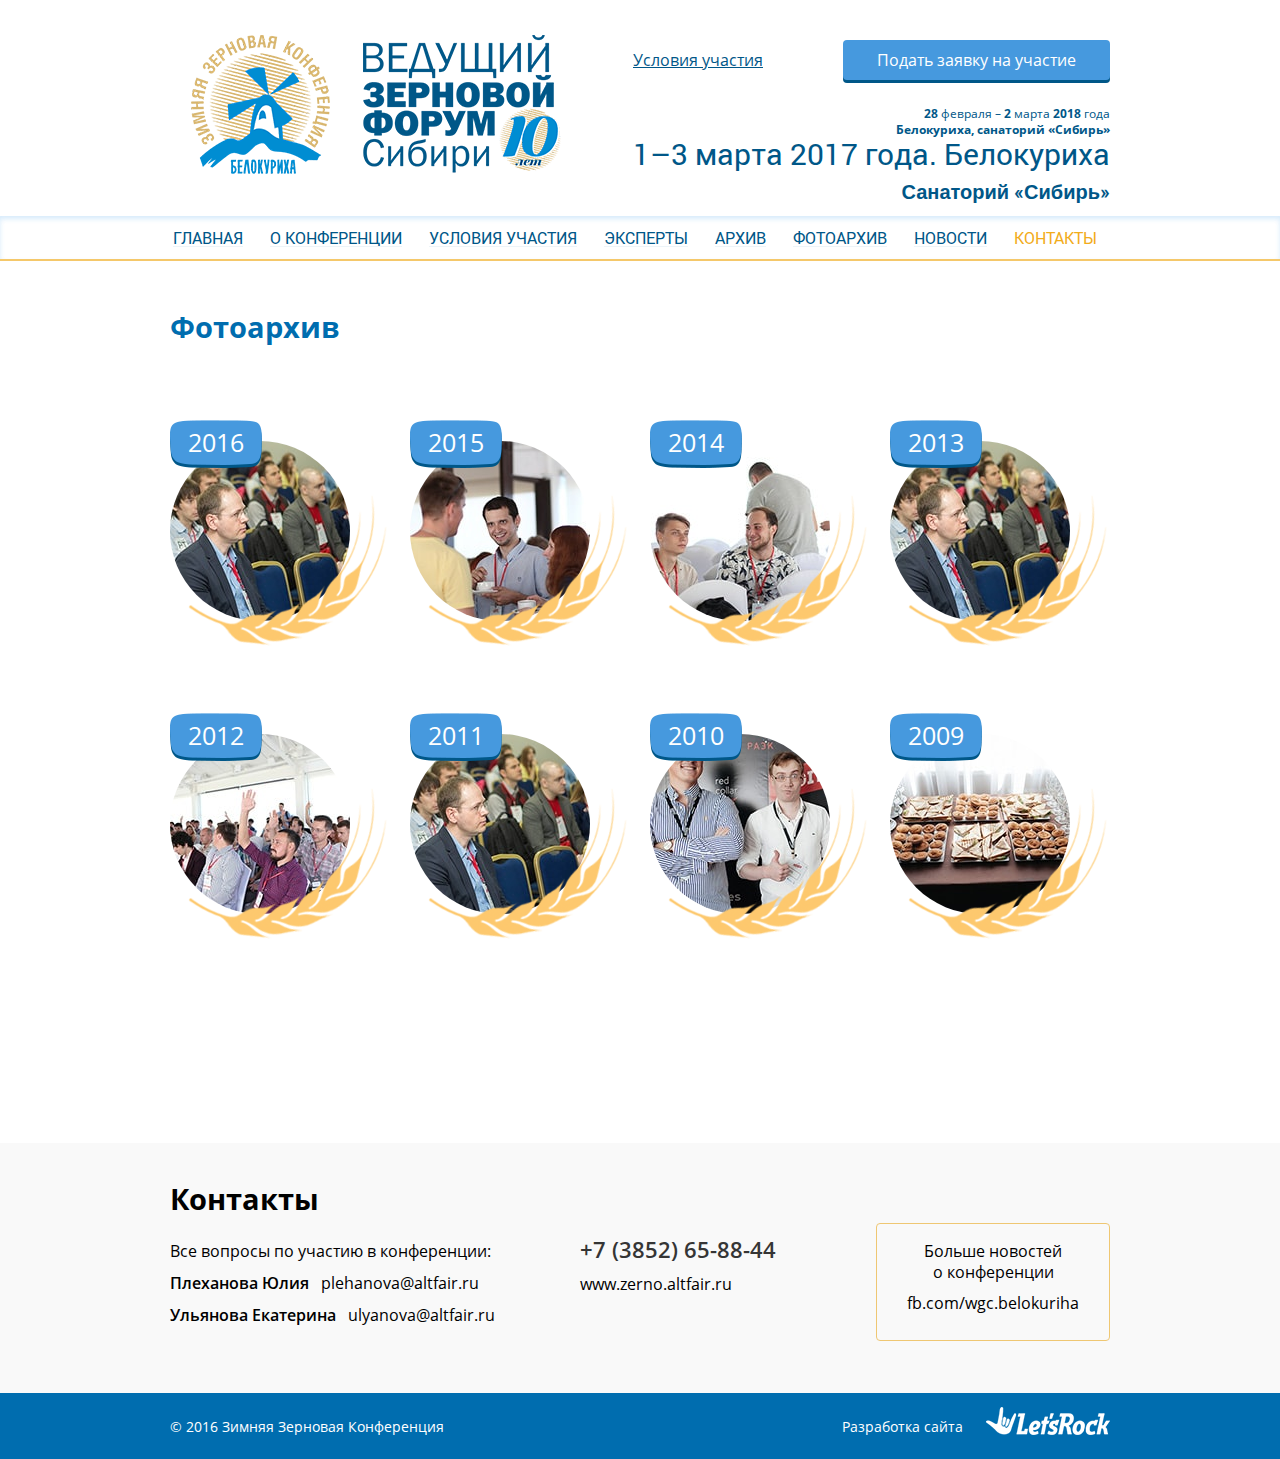
<file: photoarchive.html>
﻿<!DOCTYPE html>
<html>
<head>
	<title>Ведущий зерновой форум сибири</title>
	<meta charset="utf-8">
	<meta name="viewport" content="width=device-width, user-scalable=yes">
	<!--<link href="./favicon.ico" rel="shortcut icon">-->
	<link href="./css/style.css" rel="stylesheet">
	<!--[if IE 8]>
		<script src="http://html5shiv.googlecode.com/svn/trunk/html5.js"></script>
	<![endif]-->
</head>
<body>
	<div class="wrapper">
		<header class="header">
			<img src="./img/logo.png" width="139" height="139" class="header--logo" alt="">
			<span class="header--desc"></span>
			<div class="header__text">
				<span class="header__text--m"><strong>28</strong> февраля – <strong>2</strong> марта <strong>2018</strong> года<br>
				<strong>Белокуриха, санаторий «Сибирь»</strong></span>
				<a href="#" class="header--conditions">Условия участия</a>
				<button class="submit-button">Подать заявку на участие</button>
				<h3 class="header--title">1–3 марта 2017 года. Белокуриха</h3>
				<p class="header--address">Санаторий «Сибирь»</p>
			</div>
		</header>
		<nav class="nav">
			<div class="nav__row">
				<ul>
					<li><a href="#"><span>Главная</span></a></li>
					<li><a href="#"><span>О конференции</span></a></li>
					<li><a href="#"><span>Условия участия</span></a></li>
					<li><a href="#"><span>Эксперты</span></a></li>
					<li><a href="#"><span>Архив</span></a></li>
					<li><a href="#"><span>Фотоархив</span></a></li>
					<li><a href="#"><span>Новости</span></a></li>
					<li class="active"><a href="#"><span>Контакты</a></li>
				</ul>
			</div>
		</nav>
		<div class="content">
			<h1>Фотоархив</h1>
			<div class="photoarchive">
				<ul class="photoarchive__list">
					<li>
						<h6>2016</h6>
						<div class="photo">
							<img src="./pic/p-l-1.jpg" width="180" height="180" class="img-bg" alt="">
						</div>
					</li>
					<li>
						<h6>2015</h6>
						<div class="photo">
							<img src="./pic/p-l-2.jpg" width="180" height="180" class="img-bg" alt="">
						</div>
					</li>
					<li>
						<h6>2014</h6>
						<div class="photo">
							<img src="./pic/p-l-3.jpg" width="180" height="180" class="img-bg" alt="">
						</div>
					</li>
					<li>
						<h6>2013</h6>
						<div class="photo">
							<img src="./pic/p-l-1.jpg" width="180" height="180" class="img-bg" alt="">
						</div>
					</li>
					<li>
						<h6>2012</h6>
						<div class="photo">
							<img src="./pic/p-l-4.jpg" width="180" height="180" class="img-bg" alt="">
						</div>
					</li>
					<li>
						<h6>2011</h6>
						<div class="photo">
							<img src="./pic/p-l-1.jpg" width="180" height="180" class="img-bg" alt="">
						</div>
					</li>
					<li>
						<h6>2010</h6>
						<div class="photo">
							<img src="./pic/p-l-5.jpg" width="180" height="180" class="img-bg" alt="">
						</div>
					</li>
					<li>
						<h6>2009</h6>
						<div class="photo">
							<img src="./pic/p-l-6.jpg" width="180" height="180" class="img-bg" alt="">
						</div>
					</li>
				</ul>
			</div>
		</div>
		<div class="contacts-f">
			<div class="contacts-f__row">
				<h2>Контакты</h2>
				<div class="contacts-f--ask">
					<p>Все вопросы по участию в конференции:</p>
					<p><strong>Плеханова Юлия</strong> <a href="#">plehanova@altfair.ru</a></p>
					<p><strong>Ульянова Екатерина</strong> <a href="#">ulyanova@altfair.ru</a></p>
				</div>
				<div class="contacts-f--main">
					<h5><a href="#">+7 (3852) 65-88-44</a></h5>
					<p><a href="#">www.zerno.altfair.ru</a></p>
				</div>
				<div class="contacts-f--more">
					<p>Больше новостей<br> о конференции</p>
					<p><a href="#">fb.com/wgc.belokuriha</a></p>
				</div>
			</div>
		</div>
		<div class="clear-footer"></div>
	</div>
	<footer class="footer">
		<p class="footer--copy">© 2016 Зимняя Зерновая Конференция</p>
		<p class="footer--author">Разработка сайта <a href="#"><img src="./img/letsrock-logo.png" width="124" height="28" alt=""></a></p>
	</footer>
	<div class="fade-bg"></div>
	<script src="./js/libs.js"></script>
	<script src="./js/scripts.js"></script>
</body>
</html>
</file>
<file: css/style.css>
﻿/* Fonts */

@font-face {
    font-family:'Roboto';
    src:url('../fonts/roboto.eot');
    src:url('../fonts/roboto.eot?#iefix') format('embedded-opentype'),
        url('../fonts/roboto.woff') format('woff'),
        url('../fonts/roboto.ttf') format('truetype');
    font-weight:normal;
    font-style:normal;
}
@font-face {
    font-family:'Roboto';
    src:url('../fonts/robotoi.eot');
    src:url('../fonts/robotoi.eot?#iefix') format('embedded-opentype'),
        url('../fonts/robotoi.woff') format('woff'),
        url('../fonts/robotoi.ttf') format('truetype');
    font-weight:normal;
    font-style:italic;
}
@font-face {
    font-family:'Roboto';
    src:url('../fonts/robotob.eot');
    src:url('../fonts/robotob.eot?#iefix') format('embedded-opentype'),
        url('../fonts/robotob.woff') format('woff'),
        url('../fonts/robotob.ttf') format('truetype');
    font-weight:bold;
    font-style:normal;
}
@font-face {
    font-family:'Open Sans';
    src:url('../fonts/opensans.eot');
    src:url('../fonts/opensans.eot?#iefix') format('embedded-opentype'),
        url('../fonts/opensans.woff') format('woff'),
        url('../fonts/opensans.ttf') format('truetype');
    font-weight:normal;
    font-style:normal;
}
@font-face {
    font-family:'Open Sans';
    src:url('../fonts/opensansl.eot');
    src:url('../fonts/opensansl.eot?#iefix') format('embedded-opentype'),
        url('../fonts/opensansl.woff') format('woff'),
        url('../fonts/opensansl.ttf') format('truetype');
    font-weight:300;
    font-style:normal;
}
@font-face {
    font-family:'Open Sans';
    src:url('../fonts/opensanssb.eot');
    src:url('../fonts/opensanssb.eot?#iefix') format('embedded-opentype'),
        url('../fonts/opensanssb.woff') format('woff'),
        url('../fonts/opensanssb.ttf') format('truetype');
    font-weight:600;
    font-style:normal;
}
@font-face {
    font-family:'Open Sans';
    src:url('../fonts/opensansb.eot');
    src:url('../fonts/opensansb.eot?#iefix') format('embedded-opentype'),
        url('../fonts/opensansb.woff') format('woff'),
        url('../fonts/opensansb.ttf') format('truetype');
    font-weight:bold;
    font-style:normal;
}
@font-face {
    font-family:'Geometria';
    src:url('../fonts/geometriaeb.eot');
    src:url('../fonts/geometriaeb.eot?#iefix') format('embedded-opentype'),
        url('../fonts/geometriaeb.woff') format('woff'),
        url('../fonts/geometriaeb.ttf') format('truetype');
    font-weight:800;
    font-style:normal;
}
@font-face {
    font-family:'Zaragoza';
    src:url('../fonts/zaragoza.eot');
    src:url('../fonts/zaragoza.eot?#iefix') format('embedded-opentype'),
        url('../fonts/zaragoza.woff') format('woff'),
        url('../fonts/zaragoza.ttf') format('truetype');
    font-weight:normal;
    font-style:normal;
}

/* Default */

html {
	height:100%;
}
html * {
	max-height:1000000px;
}
body {
	width:100%;
	height:100%;
	color:#000000;
	font-size:12px;
	line-height:16px;
	font-family:'Open Sans', sans-serif;
	padding:0;
	margin:0;
	background:#ffffff;
	-webkit-tap-highlight-color:transparent;
}
p {
	text-indent:0;
	padding:0;
	margin:0 0 16px;
}
table {
	margin:0 0 16px;
	border-collapse:collapse;
}
table td {
	padding:0;
}
:focus {
	outline:none;
}
img {
	padding:0;
	margin:0;
	border:0;
}
a {
	color:#000000;
	text-decoration:none;
}
a:hover {
	text-decoration:none;
}
form {
	margin:0;
}
ul {
	margin:0 0 10px 16px;
	padding:0;
}
ul li {
	padding:0;
	list-style:none;
}
ol {
	margin:0 0 10px 18px;
	padding:0;
}
* +html ol {
	padding:0 0 0 5px;
}
ol li {
	padding:0 0 0 16px;
}
input, select, textarea {
	color:#000000;
	font-size:12px;
	font-family:'Open Sans', sans-serif;
	padding:0;
	margin:0;
	background:none;
	border:0;
	-webkit-box-sizing:border-box;
	box-sizing:border-box;
}
textarea {
	overflow:auto;
}
button {
	font-family:'Open Sans', sans-serif;
	margin:0;
	border:0;
	-webkit-box-sizing:border-box;
	box-sizing:border-box;
}
button::-moz-focus-inner {
	padding:0;
	border:0;
}
::-webkit-input-placeholder  {
	color:#a8a8a8;
}
.slick-list,.slick-slider,.slick-track{position:relative;display:block}.slick-loading .slick-slide,.slick-loading.slick-track{visibility:hidden}.slick-slider{-moz-box-sizing:border-box;box-sizing:border-box;-webkit-user-select:none;-moz-user-select:none;-ms-user-select:none;user-select:none;-webkit-touch-callout:none;-khtml-user-select:none;-ms-touch-action:pan-y;touch-action:pan-y;-webkit-tap-highlight-color:transparent}.slick-list{overflow:hidden;margin:0;padding:0}.slick-list:focus{outline:0}.slick-list.dragging{cursor:pointer;cursor:hand}.slick-slider .slick-list,.slick-slider .slick-track{-webkit-transform:translate3d(0,0,0);-moz-transform:translate3d(0,0,0);-ms-transform:translate3d(0,0,0);-o-transform:translate3d(0,0,0);transform:translate3d(0,0,0)}.slick-track{top:0;left:0}.slick-track:after,.slick-track:before{display:table;content:''}.slick-track:after{clear:both}.slick-slide{display:none;float:left;height:100%;min-height:1px}[dir=rtl] .slick-slide{float:right}.slick-slide img{display:block}.slick-slide.slick-loading img{display:none}.slick-slide.dragging img{pointer-events:none}.slick-initialized .slick-slide{display:block}.slick-vertical .slick-slide{display:block;height:auto;border:1px solid transparent}.slick-arrow.slick-hidden{display:none}
.wrapper {
	position:relative;
	min-height:100%;
	max-width:1920px;
	margin:0 auto;
}

/* Core */

.header {
	position:relative;
	width:960px;
	height:221px;
	margin:0 auto;
}
.header--logo {
	position:absolute;
	left:31px;
	top:35px;
}
.header--desc {
	position:absolute;
	left:203px;
	top:35px;
	display:block;
	width:198px;
	height:138px;
	background:url('../img/logo-desc.png') no-repeat 0 0;
}
.header__text {
	position:absolute;
	right:10px;
	top:40px;
	min-width:400px;
	color:#005788;
	text-align:right;
	padding:66px 0 0;
}
.header--conditions {
	position:absolute;
	left:0;
	top:11px;
	display:block;
	color:#005788;
	font-size:16px;
	line-height:19px;
	text-decoration:underline;
}
.header--conditions:hover {
	text-decoration:none;
}
.submit-button {
	color:#ffffff;
	font-size:16px;
	line-height:19px;
	cursor:pointer;
	padding:11px 34px 10px;
	margin:0;
	background:#4699de;
	-webkit-border-radius:4px;
	border-radius:4px;
	-webkit-box-shadow:0 3px 0 #005788;
	box-shadow:0 3px 0 #005788;
}
.submit-button:hover {
	background-color:#2e84cc;
}
.header__text .submit-button {
	position:absolute;
	right:0;
	top:0;
}
.header--title {
	font-size:30px;
	line-height:32px;
	font-weight:normal;
	font-family:'Roboto', sans-serif;
	padding:0;
	margin:0 0 10px;
}
.header--address {
	font-size:20px;
	line-height:24px;
	font-weight:bold;
	font-family:'Roboto', sans-serif;
	padding:0;
	margin:0;
}
.intro {
	position:relative;
	height:456px;
	font-family:'Roboto', sans-serif;
	background:url('../img/intro-bg.jpg') no-repeat center center;
}
.intro--text {
	position:absolute;
	left:50%;
	top:91px;
	width:400px;
	color:#ffffff;
	text-shadow:1px 1px 0 rgba(0,0,0,0.99);
	margin-left:-470px;
}
.intro--text h4 {
	position:relative;
	font-size:30px;
	line-height:37px;
	padding:0 0 0 131px;
	margin:0 0 29px;
}
.intro--text h4 span {
	position:absolute;
	left:0;
	top:4px;
	display:block;
	font-size:116px;
	line-height:111px;
	font-family:'Zaragoza', sans-serif;
	text-shadow:1px 2px 0 #000000;
}
.intro--text h6 {
	font-size:24px;
	line-height:30px;
	font-weight:normal;
	padding:0;
	margin:0 0 22px;
}
.intro--text p {
	font-size:18px;
	line-height:25px;
	margin:0;
}
.intro--partner {
	position:absolute;
	right:50%;
	top:-11px;
	width:180px;
	height:174px;
	text-align:center;
	padding:29px 24px 0 20px;
	margin-right:-560px;
	background:url('../img/intro-partner-bg.png') no-repeat center top;
	-webkit-box-sizing:border-box;
	box-sizing:border-box;
}
.intro--partner p {
	font-size:14px;
	line-height:17px;
	font-style:italic;
	margin:0 0 10px;
}
.quotes {
	position:relative;
	width:940px;
	margin:41px auto 45px;
}
.quotes:before, .quotes:after {
	content:'';
	position:absolute;
	top:0;
	z-index:5;
	width:20px;
	height:100%;
}
.quotes:before {
	left:0;
	background:-moz-linear-gradient(left,  rgba(255,255,255,1) 0%, rgba(255,255,255,0) 100%);
	background:-webkit-linear-gradient(left,  rgba(255,255,255,1) 0%,rgba(255,255,255,0) 100%);
	background:linear-gradient(to right,  rgba(255,255,255,1) 0%,rgba(255,255,255,0) 100%);
	filter:progid:DXImageTransform.Microsoft.gradient( startColorstr='#ffffff', endColorstr='#00ffffff',GradientType=1 );
}
.quotes:after {
	right:0;
	background:-moz-linear-gradient(left,  rgba(255,255,255,0) 0%, rgba(255,255,255,1) 100%);
	background:-webkit-linear-gradient(left,  rgba(255,255,255,0) 0%,rgba(255,255,255,1) 100%);
	background:linear-gradient(to right,  rgba(255,255,255,0) 0%,rgba(255,255,255,1) 100%);
	filter:progid:DXImageTransform.Microsoft.gradient( startColorstr='#00ffffff', endColorstr='#ffffff',GradientType=1 );
}
.quotes .slick-prev, .quotes .slick-next {
	position:absolute;
	top:62px;
	z-index:10;
	display:block;
	width:31px;
	height:45px;
	cursor:pointer;
	background-image:url('../img/slick-arrows.png');
	background-repeat:no-repeat;
}
.quotes .slick-prev {
	left:-10px;
	background-position:0 0;
}
.quotes .slick-next {
	right:-10px;
	background-position:-31px 0;
}
.quotes__item {
	position:relative;
	float:left;
	width:50%;
	font-family:'Open Sans', sans-serif;
	padding:10px 30px 11px 130px;
	-webkit-box-sizing:border-box;
	box-sizing:border-box;
}
.quotes img {
	position:absolute;
	left:30px;
	top:6px;
	width:80px;
	height:80px;
	-webkit-border-radius:50%;
	border-radius:50%;
}
.quotes h4 {
	font-size:14px;
	line-height:22px;
	font-weight:600;
	padding:0;
	margin:0 0 9px;
}
.quotes p {
	font-size:14px;
	line-height:22px;
	margin:0 0 9px;
}
.stat {
	width:960px;
	margin:0 auto 47px;
}
.stat__main {
	position:relative;
	z-index:2;
	display:inline-block;
	width:579px;
	height:407px;
	vertical-align:top;
	padding:50px 70px 0 70px;
	margin:0 -3px 0 -33px;
	background:url('../img/stat-desc-bg.png') no-repeat 0 0;
	-webkit-box-sizing:border-box;
	box-sizing:border-box;
}
.stat__main:after {
	content:'';
	position:absolute;
	right:67px;
	top:-54px;
	width:86px;
	height:67px;
	background:url('../img/trees-icon.png') no-repeat 0 0;
}
.stat__main p {
	font-size:16px;
	line-height:24px;
	padding:0;
	margin:0 0 24px;
}
.stat__main--list {
	margin:0 0 0 -34px;
}
.stat__main--list br {
	display:none;
}
.stat__main--item {
	position:relative;
	display:inline-block;
	color:#006daf;
	width:115px;
	height:113px;
	text-align:center;
	vertical-align:top;
	padding:23px 10px 0;
	margin:0 -3px 0 0;
	background:url('../img/stat-main-item-bg.png') no-repeat 0 0;
	-webkit-box-sizing:border-box;
	box-sizing:border-box;
}
.stat__main--item:after {
	content:'';
	position:absolute;
	right:-24px;
	bottom:-18px;
	width:127px;
	height:97px;
	background:url('../img/stat-main-item-icon.png') no-repeat 0 0;
}
.stat__main--item h4 {
	position:relative;
	z-index:1;
	font-size:60px;
	line-height:60px;
	font-weight:normal;
	font-family:'Zaragoza', sans-serif;
	padding:0;
	margin:0 0 -9px;
}
.stat__main--item p {
	position:relative;
	z-index:1;
	font-size:14px;
	line-height:17px;
	margin:0;
}
.stat__main--divider {
	display:inline-block;
	font-size:16px;
	line-height:20px;
	font-weight:normal;
	vertical-align:top;
	padding:0;
	margin:40px 17px 0 28px;
}
.stat__sub {
	position:relative;
	display:inline-block;
	vertical-align:top;
	width:477px;
	height:306px;
	padding:56px 50px 0 89px;
	margin:36px -20px 0 -47px;
	background:url('../img/stat-sub-bg.png') no-repeat 0 0;
	-webkit-box-sizing:border-box;
	box-sizing:border-box;
}
.stat__sub h4 {
	font-size:16px;
	line-height:24px;
	padding:0;
	margin:0 0 11px;
}
.stat__sub ul {
	margin:0 0 11px;
}
.stat__sub li {
	position:relative;
	font-size:16px;
	line-height:24px;
	padding:0 0 0 25px;
	margin:0 0 8px;
}
.stat__sub li:before {
	content:'';
	position:absolute;
	left:0;
	top:10px;
	width:8px;
	height:8px;
	background:#006daf;
	-webkit-border-radius:50%;
	border-radius:50%;
}
.schedule {
	position:relative;
	z-index:2;
	width:940px;
	margin:0 auto 40px;
}
.schedule__title {
	color:#006daf;
	font-size:29px;
	line-height:33px;
	font-weight:normal;
	padding:0;
	margin:0 0 33px;
}
.schedule__title--link {
	position:relative;
	color:#006daf;
	font-weight:300;
}
.schedule__title--link:after {
	content:'';
	position:absolute;
	left:0;
	bottom:2px;
	width:100%;
	border-bottom:1px dashed #006daf;
}
.schedule__title--link:hover:after {
	border-bottom-color:transparent;
}
.schedule__title--link_active {
	font-weight:bold;
}
.schedule__title--link_active:after {
	border-bottom-color:transparent;
}
.schedule__title--divider {
	font-weight:300;
}
.schedule__date {
	position:relative;
	color:#868686;
	font-size:18px;
	line-height:24px;
	font-weight:normal;
	padding:18px 0 12px 70px;
	margin:0 0 29px;
}
.schedule__date span {
	position:absolute;
	left:0;
	top:0;
	display:block;
	width:43px;
	height:54px;
	color:#0071ce;
	font-size:27px;
	line-height:31px;
	font-weight:800;
	font-family:'Geometria', sans-serif;
	text-align:center;
	padding:17px 0 0;
	background:url('../img/calendar-icon.png') no-repeat 0 0;
	-webkit-box-sizing:border-box;
	box-sizing:border-box;
}
.schedule__day {
	margin:0 0 24px;
}
.schedule__group {
	padding:0 15px;
	margin:0 0 23px;
	border:5px solid #f4dda7;
	-webkit-border-radius:4px;
	border-radius:4px;
}
.schedule__main {
	padding:26px 0 10px;
}
.schedule__main--title {
	position:relative;
	padding:0 0 0 200px;
	margin:0 0 20px;
}
.schedule--time {
	position:absolute;
	left:12px;
	top:-4px;
	color:#006daf;
	font-size:22px;
	line-height:30px;
	font-family:'Roboto', sans-serif;
	letter-spacing:1px;
	padding:0;
	margin:0;
}
.schedule__main--title h3 {
	font-size:18px;
	line-height:25px;
	font-weight:600;
	letter-spacing:1px;
	text-transform:uppercase;
	padding:0;
	margin:0 0 20px;
}
.schedule__main--content {
	position:relative;
	min-height:135px;
	padding:0 32px 10px 199px;
	-webkit-box-sizing:border-box;
	box-sizing:border-box;
}
.schedule__main--content img {
	position:absolute;
	left:53px;
	top:6px;
	width:100px;
	height:100px;
	-webkit-border-radius:50%;
	border-radius:50%;
}
.schedule__main--content h5 {
	font-size:16px;
	line-height:25px;
	letter-spacing:1px;
	padding:0;
	margin:0 0 6px;
}
.schedule__main--content p {
	font-size:14px;
	line-height:22px;
	margin:0 0 10px;
}
.schedule__full {
	margin:0;
	border-top:2px solid #f4dda7;
}
.schedule__full--item {
	position:relative;
	min-height:60px;
	padding:17px 32px 17px 222px;
	border-bottom:2px solid #f4dda7;
	-webkit-box-sizing:border-box;
	box-sizing:border-box;
}
.schedule__full--item:before {
	content:'';
	position:absolute;
	left:187px;
	top:0;
	width:2px;
	height:100%;
	background:#f4dda7;
}
.schedule--time {
	top:14px;
}
.schedule__full--item p {
	font-size:16px;
	line-height:24px;
	letter-spacing:1px;
	margin:0;
}
.schedule__full--item h5 {
	font-size:16px;
	line-height:24px;
	font-weight:600;
	letter-spacing:1px;
	padding:0;
	margin:0;
}
.schedule__full--speaker {
	position:relative;
	min-height:101px;
	padding:0 0 0 122px;
	margin:12px 0 0;
}
.schedule__full--speaker img {
	position:absolute;
	left:0;
	top:2px;
	width:100px;
	height:100px;
	-webkit-border-radius:50%;
	border-radius:50%;
}
.schedule__full--speaker p {
	font-size:14px;
	line-height:22px;
	letter-spacing:0;
}
.schedule__full--speaker p span {
	display:block;
}
.schedule__group--toggle {
	text-align:center;
	padding:17px 0 15px;
	margin:0;
}
.schedule__group--toggle span {
	position:relative;
	display:inline-block;
	color:#006daf;
	font-size:14px;
	line-height:20px;
	vertical-align:top;
	cursor:pointer;
}
.schedule__group--toggle span:after {
	content:'';
	position:absolute;
	left:0;
	bottom:0;
	width:100%;
	border-bottom:1px dashed #006daf;
}
.schedule__group--toggle span:hover:after {
	border-bottom-color:transparent;
}
.schedule__group--toggle em {
	font-style:normal;
}
.schedule__preview {
	display:none;
	margin:-10px 0 0;
}
.schedule__preview h4 {
	font-size:16px;
	line-height:24px;
	letter-spacing:1px;
	padding:0;
	margin:0 12px 24px;
}
.schedule__preview ul {
	margin:0 0 -30px 19px;
}
.schedule__preview li {
	position:relative;
	display:inline-block;
	width:148px;
	vertical-align:top;
	padding:118px 10px 0;
	margin:0 -3px 27px 0;
}
.schedule__preview li img {
	position:absolute;
	left:50%;
	top:0;
	width:100px;
	height:100px;
	margin-left:-50px;
	-webkit-border-radius:50%;
	border-radius:50%;
}
.schedule__preview p {
	font-size:14px;
	line-height:19px;
	text-align:center;
	margin:0;
}
.schedule__single {
	position:relative;
	padding:17px 52px 10px 34px;
	margin:0 0 23px 219px;
	background:#f4dda7;
	-webkit-border-radius:4px;
	border-radius:4px;
}
.schedule__single .schedule--time {
	left:-187px;
	top:12px;
}
.schedule__single:before {
	content:'';
	position:absolute;
	left:-13px;
	top:18px;
	width:13px;
	height:19px;
	background:url('../img/schedule-single-arrow.png') no-repeat right 0;
}
.schedule__single h3 {
	font-size:16px;
	line-height:23px;
	font-weight:normal;
	padding:0;
	margin:0 0 5px;
}
.schedule__single h3 strong {
	font-weight:600;
}
.schedule__single--list {
	margin:9px 0 6px;
}
.schedule__single--list h5 {
	font-size:14px;
	line-height:22px;
	font-weight:600;
	padding:0;
	margin:0;
}
.schedule__single--list ul {
	margin:0;
}
.schedule__single--list li {
	position:relative;
	font-size:14px;
	line-height:22px;
	padding:0 0 0 15px;
}
.schedule__single--list li:before {
	content:'•';
	position:absolute;
	left:0;
	top:0;
}
.schedule__single_is-minimized .schedule__single--list {
	display:none;
}
.schedule__single--more {
	font-size:14px;
	line-height:20px;
	font-weight:normal;
	padding:0;
	margin:0 0 4px;
}
.schedule__single--more span {
	position:relative;
	color:#006daf;
	cursor:pointer;
	padding:0 0 1px;
}
.schedule__single--more span:after {
	content:'';
	position:absolute;
	left:0;
	bottom:0;
	width:100%;
	border-bottom:1px dashed #006daf;
}
.schedule__single--more span:hover:after {
	border-bottom-color:transparent;
}
.schedule__group_is-minimized .schedule__full {
	display:none;
}
.schedule__group_is-minimized .schedule__preview {
	display:block;
}
.schedule__controls {
	text-align:right;
	margin:24px 0;
}
.schedule__controls .submit-button {
	display:inline-block;
	vertical-align:top;
}
.schedule__controls--nav {
	display:inline-block;
	vertical-align:top;
	margin:19px 25px 0 0;
}
.schedule__controls--nav li {
	display:inline-block;
	vertical-align:top;
	margin:0 0 0 41px;
}
.schedule__controls--nav li:first-child {
	margin-left:0;
}
.schedule__controls--nav a {
	color:#006daf;
	font-size:16px;
	line-height:19px;
	text-decoration:underline;
}
.schedule__controls--nav a:hover {
	text-decoration:none;
}
.news-preview {
	position:relative;
	padding:265px 0 52px;
	margin:-83px 0 0;
	background:url('../img/news-preview-bg.jpg') no-repeat center center;
	background-size:cover;
	background-attachment:fixed;
}
.news-preview:before {
	content:'';
	position:absolute;
	left:0;
	top:0;
	width:100%;
	height:289px;
	background:url('../img/news-preview-before.png') no-repeat center top;
}
.news-preview__row {
	width:940px;
	height:300px;
	margin:0 auto;
}
.news-preview h2 {
	color:#006daf;
	font-size:29px;
	line-height:33px;
	padding:0;
	margin:0 0 19px;
}
.news-preview ul {
	margin:0;
}
.news-preview li {
	position:relative;
	width:400px;
	display:inline-block;
	vertical-align:top;
	padding:0 32px 20px 0;
	margin:0 45px 30px 0;
}
.news-preview li:after {
	content:'';
	position:absolute;
	right:0;
	top:-19px;
	width:1px;
	height:100%;
	background:#7b7b7b;
}
.news-preview li:nth-child(2n) {
	margin-right:0;
}
.news-preview li:nth-child(2n):after {
	display:none;
}
.news-preview h6 {
	font-size:18px;
	line-height:20px;
	font-weight:normal;
	padding:0;
	margin:0 0 16px;
}
.news-preview p {
	font-size:16px;
	line-height:24px;
	font-weight:600;
	margin:0 0 6px;
}
.news-preview h5 {
	font-size:16px;
	line-height:24px;
	font-weight:normal;
	padding:0;
	margin:0 0 6px;
}
.news-preview a {
	color:#006daf;
	font-weight:normal;
	text-decoration:underline;
}
.news-preview a:hover {
	text-decoration:none;
}
.partners {
	position:relative;
	z-index:4;
	min-height:586px;
	padding:1px 0 89px;
	margin:0;
	background:url('../img/partners-bg.jpg') no-repeat center bottom;
}
.partners:before {
	content:'';
	position:absolute;
	left:0;
	top:-122px;
	width:100%;
	height:123px;
	background:url('../img/news-preview-after.png') no-repeat center top;
	-webkit-box-sizing:border-box;
	box-sizing:border-box;
}
.partners:after {
	content:'';
	position:absolute;
	left:0;
	bottom:-78px;
	width:100%;
	height:78px;
	background:url('../img/partners-after.png') no-repeat center top;
}
.partners__row {
	position:relative;
	z-index:2;
	width:940px;
	margin:-36px auto 0;
}
.partners h2 {
	color:#006daf;
	font-size:29px;
	line-height:32px;
	text-align:center;
	padding:0;
	margin:0 0 38px;
}
.partners--logos {
	text-align:center;
	margin:0 80px;
}
.partners--logos img {
	margin:26px 16px 27px 17px;
	vertical-align:middle;
}
.partners--divide {
	width:620px;
	height:3px;
	margin:47px auto 73px;
	background:#006daf;
	border:0;
}
.sponsors {
	color:#ffffff;
	padding:102px 0 196px;
	background:url('../img/sponsors-bg.jpg') no-repeat center center;
	background-size:cover;
	background-attachment:fixed;
}
.sponsors__row {
	width:940px;
	margin:0 auto;
}
.sponsors h2 {
	font-size:29px;
	line-height:32px;
	text-align:center;
	padding:0;
	margin:0 0 30px;
}
.sponsors ul {
	text-align:center;
	margin:0 0 29px;
}
.sponsors li {
	position:relative;
	display:inline-block;
	width:141px;
	vertical-align:top;
	padding:146px 5px 0;
	margin:0 8px 20px 9px;
}
.sponsors p {
	font-size:14px;
	line-height:19px;
	font-weight:600;
	text-align:center;
	margin:0;
}
.sponsors li i {
	position:absolute;
	left:50%;
	display:block;
}
.sponsors li i img {
	position:absolute;
	top:0;
	right:0;
	bottom:0;
	left:0;
	margin:auto;
	background-repeat:no-repeat;
	background-position:0 0;
}
.sponsors li i.icon-1 {
	top:0;
	width:120px;
	height:125px;
	margin-left:-60px;
	background-image:url('../img/s-i-1-bg.png');
}
.sponsors li i.icon-2 {
	top:10px;
	width:108px;
	height:110px;
	margin-left:-53px;
	background-image:url('../img/s-i-2-bg.png');
}
.sponsors li i.icon-3 {
	top:11px;
	width:117px;
	height:119px;
	margin-left:-58px;
	background-image:url('../img/s-i-3-bg.png');
}
.sponsors li i.icon-4 {
	top:20px;
	width:106px;
	height:108px;
	margin-left:-53px;
	background-image:url('../img/s-i-4-bg.png');
}
.sponsors li i.icon-5 {
	top:15px;
	width:106px;
	height:106px;
	margin-left:-53px;
	background-image:url('../img/s-i-5-bg.png');
}
.sponsors li i.icon-6 {
	top:10px;
	width:118px;
	height:120px;
	margin-left:-59px;
	background-image:url('../img/s-i-6-bg.png');
}
.sponsors li i.icon-7 {
	top:10px;
	width:122px;
	height:118px;
	margin-left:-61px;
	background-image:url('../img/s-i-7-bg.png');
}
.place {
	position:relative;
	margin:-212px 0 0;
	background:url('../img/place-bg.png') no-repeat center top;
}
.place__row {
	width:960px;
	min-height:703px;
	padding:97px 0 0;
	margin:0 auto;
	-webkit-box-sizing:border-box;
	box-sizing:border-box;
}
.place--text {
	display:inline-block;
	width:568px;
	height:378px;
	vertical-align:top;
	padding:62px 70px 0 103px;
	margin:113px -3px 0 -93px;
	background:url('../img/place-text-bg.png') no-repeat 0 0;
	-webkit-box-sizing:border-box;
	box-sizing:border-box;
}
.place--text h3 {
	font-size:29px;
	line-height:32px;
	padding:0;
	margin:0 0 38px;
}
.place--text p {
	font-size:16px;
	line-height:24px;
	font-family:'Roboto', sans-serif;
	margin:0 0 24px;
}
.place--more {
	display:inline-block;
	width:553px;
	height:528px;
	vertical-align:top;
	padding:35px 90px 0 100px;
	margin:0 -60px 0 -15px;
	background:url('../img/place-more-bg.png') no-repeat 0 0;
	-webkit-box-sizing:border-box;
	box-sizing:border-box;
}
.place--more img {
	margin:0 0 13px -16px;
}
.place--more h3 {
	font-size:22px;
	line-height:28px;
	padding:0;
	margin:0 0 13px;
}
.place--more p {
	font-size:16px;
	line-height:24px;
	font-family:'Roboto', sans-serif;
	margin:0;
}
.place--more ul {
	margin:4px 0 8px;
}
.place--more li {
	position:relative;
	font-size:16px;
	line-height:24px;
	font-family:'Roboto', sans-serif;
	padding:0 0 0 28px;
}
.place--more li:before {
	content:'';
	position:absolute;
	left:2px;
	top:9px;
	width:8px;
	height:8px;
	background:#006daf;
	-webkit-border-radius:50%;
	border-radius:50%;
}
.contacts {
	width:940px;
	padding:40px 0 28px;
	margin:0 auto;
}
.contacts h2 {
	font-size:29px;
	line-height:32px;
	padding:0;
	margin:0 0 24px;
}
.contacts a {
	color:#006daf;
	text-decoration:underline;
}
.contacts a:hover {
	text-decoration:none;
}
.contacts p {
	font-size:16px;
	line-height:24px;
	margin:0 0 8px;
}
.contacts__questions {
	display:inline-block;
	width:380px;
	vertical-align:top;
	margin:0 27px 8px 0;
}
.contacts__questions p strong {
	font-weight:600;
	padding:0 8px 0 0;
}
.contacts__data {
	display:inline-block;
	width:266px;
	vertical-align:top;
	margin:-4px 27px 8px 0;
}
.contacts__data h4 {
	color:#353535;
	font-size:22px;
	line-height:28px;
	font-weight:600;
	padding:0;
	margin:0 0 8px;
}
.contacts__more {
	display:inline-block;
	width:234px;
	text-align:center;
	vertical-align:top;
	padding:17px 19px 16px;
	margin:-16px -10px 24px 0;
	border:1px solid #efc773;
	-webkit-border-radius:4px;
	border-radius:4px;
	-webkit-box-sizing:border-box;
	box-sizing:border-box;
}
.contacts__more p {
	line-height:21px;
	margin:0 0 10px;
}
.clear-footer {
	clear:both;
	overflow:hidden;
	height:66px;
}
.footer {
	position:relative;
	height:66px;
	margin:-66px 0 0;
	background:#006daf;
}
.footer p {
	position:absolute;
	top:24px;
	color:#ffffff;
	font-size:14px;
	line-height:20px;
}
.footer--copy {
	left:50%;
	margin-left:-470px;
}
.footer--author {
	right:50%;
	margin-right:-470px;
}
.footer--author img {
	display:inline-block;
	vertical-align:top;
	margin:-10px 0 0 19px;
}
.img-bg {
	display:none;
}
.nav {
	height:43px;
	margin:-5px 0 0;
	border-bottom:2px solid #f5c86a;
	-webkit-box-shadow:inset 0 3px 5px rgba(35,143,233,0.18);
	box-shadow:inset 0 3px 5px rgba(35,143,233,0.18);
}
.nav ul {
	width:960px;
	white-space:nowrap;
	margin:0 auto;
}
.nav li {
	display:inline-block;
	vertical-align:top;
	margin:0 -3px 0 0;
}
.nav a {
	display:block;
	color:#005788;
	font-size:16px;
	line-height:19px;
	font-family:'Roboto', sans-serif;
	text-transform:uppercase;
	padding:13px 14px 11px 13px;
}
.nav span {
	position:relative;
}
.nav span:after {
	content:'';
	position:absolute;
	left:0;
	bottom:2px;
	width:100%;
	height:1px;
	background:#edf4f8;
}
.nav a:hover span:after, .nav .active span:after {
	opacity:0;
}
.nav .active a {
	color:#f2ac1b;
}
.content {
	width:940px;
	padding:50px 0 95px;
	margin:0 auto;
}
.content a {
	color:#006daf;
	text-decoration:underline;
}
.content a:hover {
	text-decoration:none;
}
.content h1 {
	color:#006daf;
	font-size:29px;
	line-height:32px;
	padding:0;
	margin:0 0 37px;
}
.contacts-b h2 {
	color:#f2ac1b;
	font-size:18px;
	line-height:21px;
	padding:0;
	margin:0 0 16px;
}
.contacts-b p, .contacts-b h6 {
	font-size:14px;
	line-height:21px;
	padding:0;
	margin:0 0 7px;
}
.contacts-b p strong {
	font-weight:600;
}
.contacts-b__place {
	margin:0 0 21px;
}
.contacts-b__place--map {
	display:inline-block;
	width:620px;
	height:278px;
	vertical-align:top;
	margin:22px 28px 20px 0;
}
.contacts-b__place--pic {
	display:inline-block;
	width:288px;
	height:278px;
	vertical-align:top;
	margin:22px -10px 20px 0;
}
.contacts-b__reach {
	margin:0 0 41px;
}
.contacts-b__reach--group {
	clear:both;
	overflow:hidden;
	margin:25px 0 0;
}
.contacts-b__reach--item {
	float:left;
	width:440px;
	margin:0 0 0 60px;
}
.contacts-b__reach--item:first-child {
	margin-left:0;
}
.contacts-b__reach--quote {
	position:relative;
	padding:17px 30px 19px;
	margin:37px 0 20px;
	background:#ffdb8e;
	-webkit-border-radius:3px;
	border-radius:3px;
}
.contacts-b__reach--quote:before {
	content:'';
	position:absolute;
	left:232px;
	top:-48px;
	width:24px;
	height:55px;
	background:url('../img/reach-before.png') no-repeat 0 0;
}
.contacts-b__reach--item:first-child .contacts-b__reach--quote:before {
	left:277px;
	background-position:-24px 0;
}
.contacts-b__reach--quote p {
	margin:0;
}
.contacts-b__partner {
	margin:0 0 33px;
}
.contacts-b__partner--info {
	position:relative;
	padding:22px 33px 29px;
	border:4px solid #ffdb8e;
}
.contacts-b__partner--info:after {
	content:'';
	position:absolute;
	right:25px;
	bottom:0;
	width:129px;
	height:103px;
	background:url('../img/partner-after.png') no-repeat 0 0;
}
.contacts-b__partner--info h6 {
	margin:0 0 21px;
}
.contacts-b__partner--download {
	position:relative;
	display:inline-block;
	font-size:16px;
	line-height:21px;
	vertical-align:top;
	padding:0 0 0 29px;
	margin:39px 0 0;
}
.contacts-b__partner--download:before {
	content:'';
	position:absolute;
	left:0;
	top:-3px;
	width:16px;
	height:22px;
	background:url('../img/download-icon.png') no-repeat 0 0;
}
.contacts-b__more {
	margin:0 0 30px;
}
.contacts-b__more h2 {
	margin:0 0 22px;
}
.contacts-b__more a {
	margin-left:8px;
}
.contacts-f {
	background-color:#f9f9f9;
}
.contacts-f__row {
	width:940px;
	padding:40px 0 32px;
	margin:0 auto;
}
.contacts-f h2 {
	font-size:29px;
	line-height:32px;
	padding:0;
	margin:0 0 26px;
}
.contacts-f p {
	font-size:16px;
	line-height:21px;
	margin:0 0 11px;
}
.contacts-f p strong {
	font-weight:600;
}
.contacts-f--ask {
	display:inline-block;
	width:380px;
	vertical-align:top;
	margin:0 27px 9px 0;
}
.contacts-f--ask a {
	margin-left:8px;
}
.contacts-f--main {
	display:inline-block;
	width:266px;
	vertical-align:top;
	margin:-5px 27px 9px 0;
}
.contacts-f--main h5 {
	color:#353535;
	font-size:22px;
	line-height:27px;
	font-weight:600;
	padding:0;
	margin:0 0 11px;
}
.contacts-f--main h5 a {
	color:#353535;
	text-decoration:none;
}
.contacts-f--more {
	display:inline-block;
	width:234px;
	text-align:center;
	vertical-align:top;
	padding:17px 24px 16px;
	margin:-18px -10px 20px 0;
	border:1px solid #efc773;
	-webkit-border-radius:4px;
	border-radius:4px;
	-webkit-box-sizing:border-box;
	box-sizing:border-box;
}
.contacts-f--more p {
	margin:0 0 10px;
}
.expert-item {
	margin:0 0 87px;
}
.expert-item__main {
	position:relative;
	width:1024px;
	height:304px;
	padding:54px 262px 46px 302px;
	margin:-13px 0 39px -61px;
	background:url('../img/expert-main-bg.png') no-repeat 0 0;
	background-size:100% 100%;
	-webkit-box-sizing:border-box;
	box-sizing:border-box;
}
.expert-item__main .photo {
	position:absolute;
	left:61px;
	top:53px;
	width:180px;
	height:180px;
	-webkit-border-radius:50%;
	border-radius:50%;
}
.expert-item__main h2 {
	font-size:24px;
	line-height:29px;
	padding:0;
	margin:0 0 27px;
}
.expert-item__main h6 {
	color:#464646;
	font-size:14px;
	line-height:19px;
	font-weight:normal;
	padding:0;
	margin:0 0 7px;
}
.expert-item__main p {
	color:#006daf;
	font-size:16px;
	line-height:23px;
	font-style:italic;
	padding:0;
	margin:0 0 15px;
}
.expert-item__info {
	padding:0 220px 0 0;
	margin:0 0 30px;
}
.expert-item__info h3 {
	color:#f2ac1b;
	font-size:16px;
	line-height:23px;
	margin:34px 0 20px;
}
.expert-item__info p {
	color:#080626;
	font-size:14px;
	line-height:22px;
	margin:0 0 22px;
}
.expert-item__info--list {
	margin:0 0 22px;
}
.expert-item__info--list li {
	position:relative;
	font-size:14px;
	line-height:22px;
	padding:0 0 0 38px;
	margin:0 0 10px;
}
.expert-item__info--list li:before {
	content:'';
	position:absolute;
	left:0;
	top:2px;
	width:18px;
	height:25px;
	background:url('../img/medal-icon.png') no-repeat 0 0;
}
.expert-item__info--history {
	margin:0 0 22px;
}
.expert-item__info--history li {
	position:relative;
	font-size:14px;
	line-height:22px;
	padding:0 0 0 54px;
	margin:0 0 10px;
}
.expert-item__info--history li span {
	position:absolute;
	left:0;
	top:-1px;
	display:block;
	color:#006daf;
	font-size:16px;
}
.experts {
	margin:0 0 -30px;
}
.experts p {
	font-size:14px;
	line-height:22px;
	margin:0;
}
.experts__main {
	width:1090px;
	height:439px;
	padding:49px 0 29px 74px;
	margin:-7px 0 48px -74px;
	background:url('../img/experts-main-bg.png') no-repeat 0 0;
	background-size:100% 100%;
	-webkit-box-sizing:border-box;
	box-sizing:border-box;
}
.experts__main li {
	display:inline-block;
	width:220px;
	text-align:center;
	vertical-align:top;
	margin:0 17px 49px 0;
}
.experts__main .photo {
	width:180px;
	height:180px;
	margin:0 auto 16px;
	-webkit-border-radius:50%;
	border-radius:50%;
}
.experts__main h2 {
	font-size:18px;
	line-height:22px;
	font-weight:normal;
	padding:0;
	margin:0 0 6px;
}
.experts__list--nav {
	margin:0 0 37px;
}
.experts__list--nav li {
	display:inline-block;
	vertical-align:top;
	margin:0 -3px 0 0;
}
.experts__list--nav a {
	display:block;
	font-size:25px;
	line-height:29px;
	font-weight:300;
	padding:6px 22px 7px;
	-webkit-border-radius:3px;
	border-radius:3px;
}
.experts__list--nav a:hover {
	text-decoration:none;
}
.experts__list--nav .active a {
	font-weight:normal;
	text-decoration:none;
	background-color:#ffdb8e;
}
.experts__list--tab {
	display:none;
	padding:20px 0 0;
}
.experts__list--tab ul {
	margin:0;
}
.experts__list--tab li {
	display:inline-block;
	width:220px;
	text-align:center;
	vertical-align:top;
	margin:0 17px 49px 0;
}
.experts__list--tab li:nth-child(4n) {
	margin-right:-10px;
}
.experts__list--tab .photo {
	width:180px;
	height:180px;
	margin:0 auto 16px;
	-webkit-border-radius:50%;
	border-radius:50%;
}
.experts__list--tab h2 {
	font-size:18px;
	line-height:22px;
	font-weight:normal;
	padding:0;
	margin:0 0 6px;
}
.news {
	margin:-8px 0 -7px;
}
.news__nav {
	margin:0 0 23px;
}
.news__nav li {
	display:inline-block;
	vertical-align:top;
	margin:0 -3px 0 0;
}
.news__nav a {
	display:block;
	font-size:16px;
	line-height:19px;
	font-weight:300;
	text-decoration:none;
	padding:11px 27px 12px;
	-webkit-border-radius:3px;
	border-radius:3px;
}
.news__nav a span {
	position:relative;
}
.news__nav a span:after {
	content:'';
	position:absolute;
	left:0;
	bottom:0;
	width:100%;
	border-bottom:1px dashed #006daf;
}
.news__nav a:hover {
	text-decoration:none;
}
.news__nav a:hover span:after, .news__nav .active span:after {
	border-bottom-color:transparent;
}
.news__nav .active a {
	font-weight:normal;
	text-decoration:none;
	background-color:#ffdb8e;
}
.news__list {
	margin:0 0 30px;
}
.news__list li {
	position:relative;
	min-height:178px;
	padding:25px 0 20px 160px;
	border-bottom:1px solid #efc773;
	-webkit-box-sizing:border-box;
	box-sizing:border-box;
}
.news__list .photo {
	position:absolute;
	left:0;
	top:29px;
	width:120px;
	height:120px;
	-webkit-border-radius:50%;
	border-radius:50%;
}
.news__list h2 {
	color:#f2ac1b;
	font-size:16px;
	line-height:20px;
	padding:0;
	margin:0 0 15px;
}
.news__list p {
	font-size:16px;
	line-height:25px;
	margin:0 0 10px;
}
.news__list h6 {
	font-size:14px;
	line-height:20px;
	font-weight:normal;
	padding:0;
	margin:0 0 10px;
}
.pages-e {
	padding:0 0 0 10px;
	margin:70px 0 20px;
}
.pages-e li {
	display:inline-block;
	vertical-align:top;
	margin:0 7px 10px 0;
}
.pages-e a {
	display:block;
	min-width:36px;
	height:36px;
	color:#006bc6;
	font-size:16px;
	line-height:20px;
	text-align:center;
	text-decoration:none;
	padding:8px 3px;
	-webkit-border-radius:50%;
	border-radius:50%;
	-webkit-box-sizing:border-box;
	box-sizing:border-box;
}
.pages-e .active a {
	color:#181818;
	background-color:#efc773;
}
.photoarchive {
	margin:77px 0 68px;
}
.photoarchive__list {
	margin:0 0 -26px;
}
.photoarchive__list li {
	position:relative;
	display:inline-block;
	width:220px;
	vertical-align:top;
	padding:21px 0 26px;
	margin:0 17px 66px 0;
}
.photoarchive__list li:nth-child(4n) {
	margin-right:-10px;
}
.photoarchive__list li:after {
	content:'';
	position:absolute;
	left:18px;
	bottom:0;
	width:199px;
	height:153px;
	background:url('../img/photo-list-after.png') no-repeat 0 0;
}
.photoarchive__list h6 {
	position:absolute;
	left:0;
	top:0;
	width:92px;
	height:48px;
	color:#ffffff;
	font-size:25px;
	line-height:30px;
	font-weight:normal;
	text-align:center;
	padding:7px 9px;
	margin:0;
	background:url('../img/date-bg.png') no-repeat 0 0;
	-webkit-box-sizing:border-box;
	box-sizing:border-box;
}
.photoarchive__list .photo {
	width:180px;
	height:180px;
	-webkit-border-radius:50%;
	border-radius:50%;
}
.fade-bg {
	position:fixed;
	left:0;
	top:0;
	z-index:1000;
	width:100%;
	height:100%;
	background:rgba(0,0,0,0.4);
	-webkit-transition:opacity 0.4s ease;
	transition:opacity 0.4s ease;
	opacity:0;
	visibility:hidden;
}
.fade-bg.is-opened {
	opacity:1;
	visibility:visible;
}
@media all and (max-width:999px) {
	.menu-open {
		position:absolute;
		left:0;
		top:0;
		z-index:5;
		display:block;
		width:64px;
		height:60px;
		cursor:pointer;
	}
	.menu-open i {
		position:absolute;
		left:50%;
		top:50%;
		display:block;
		width:24px;
		height:4px;
		margin:-2px 0 0 -12px;
		background:#4699de;
		-webkit-border-radius:1px;
		border-radius:1px;
	}
	.menu-open i:before,
	.menu-open i:after {
		content:'';
		position:absolute;
		left:0;
		top:0;
		width:100%;
		height:100%;
		background:#4699de;
		-webkit-border-radius:1px;
		border-radius:1px;
	}
	.menu-open i:before {
		margin-top:-8px;
	}
	.menu-open i:after {
		margin-top:8px;
	}
	.nav {
		position:fixed;
		left:-220px;
		top:0;
		z-index:1010;
		width:220px;
		height:100%;
		margin:0;
		border-bottom-width:0;
		background:#4699de;
		-webkit-box-shadow:none;
		box-shadow:none;
		-webkit-transition:-webkit-transform 0.4s ease, opacity 0.4s ease;
		transition:transform 0.4s ease,opacity 0.4s ease;
		-webkit-transform:translateX(0);
		transform:translateX(0);
		opacity:0.75;
	}
	.nav.is-opened {
		-webkit-transform:translateX(100%);
		transform:translateX(100%);
		opacity:1;
	}
	.nav--close {
		position:absolute;
		left:0;
		top:0;
		display:block;
		width:64px;
		height:60px;
		cursor:pointer;
		background:url('[data-uri]') no-repeat 50% 50%;
	}
	.nav__row {
		overflow-y:auto;
		position:absolute;
		left:0;
		top:60px;
		width:100%;
		height:calc(100% - 60px);
	}
	.nav ul {
		width:auto;
		padding:0 0 20px;
	}
	.nav li {
		display:block;
		margin:0;
	}
	.nav a {
		color:#ffffff;
		line-height:20px;
		padding:10px 20px;
	}
	.nav .active a {
		color:#ffffff;
		font-weight:bold;
	}
	.nav span:after {
		display:none;
	}
	.header--title,
	.header--address {
		display:none;
	}
	.header {
		width:auto;
		height:auto;
		padding:105px 0 35px;
	}
	.header--logo {
		left:auto;
		right:152px;
		top:19px;
		width:72px;
		height:72px;
	}
	.header--desc {
		left:auto;
		right:21px;
		top:27px;
		width:109px;
		height:59px;
		background:url('../img/logo-desc-m.png') no-repeat 0 0;
	}
	.header__text {
		position:static;
		min-width:0;
		text-align:center;
		padding:0 20px;
	}
	.header__text--m {
		display:block;
		color:#005788;
		font-size:16px;
		line-height:24px;
		font-family:'Roboto', sans-serif;
		text-align:left;
		margin:0 0 19px;
	}
	.header--conditions {
		position:static;
		margin:0 0 23px;
	}
	.header__text .submit-button {
		position:static;
		margin:0 0 10px;
	}
	.submit-button {
		padding:11px 20px 10px;
	}
	.intro {
		height:auto;
		background-position:0 0;
	}
	.intro--text {
		position:static;
		width:auto;
		padding:27px 20px 17px;
		margin-left:0;
	}
	.intro--text h4 {
		font-size:22px;
		line-height:26px;
		padding:0;
		margin:0 80px 13px 0;
	}
	.intro--text h4 span {
		position:static;
		font-size:84px;
		line-height:74px;
		margin:0 0 -7px;
		text-shadow:1px 2px 0 #000000;
	}
	.intro--partner {
		top:-22px;
		right:9px;
		width:129px;
		height:125px;
		padding:17px 14px 0;
		margin-right:0;
		background-size:129px 125px;
	}
	.intro--partner p {
		font-size:13px;
		line-height:16px;
		margin:0 0 6px;
	}
	.intro--partner_pic {
		height:60px;
	}
	.intro--partner img {
		max-width:100%;
		width:auto;
		height:100%;
	}
	.intro--text h6 {
		display:none;
	}
	.intro--text p {
		font-size:15px;
		line-height:21px;
		margin:0 0 20px;
	}
	.quotes {
		width:auto;
		margin:32px 0 41px;
	}
	.quotes:before,
	.quotes:after {
		display:none;
	}
	.quotes__item {
		padding:95px 20px 0;
	}
	.quotes .slick-next {
		right:11px;
		top:24px;
	}
	.quotes .slick-prev {
		left:auto;
		right:54px;
		top:24px;
	}
	.quotes img {
		left:20px;
	}
	.stat {
		width:auto;
		margin:0 0 20px;
	}
	.stat__main {
		width:auto;
		height:auto;
		padding:38px 20px 12px;
		margin:0;
		background:#efc773;
	}
	.stat__main:after {
		display:none;
	}
	.stat__main--list {
		text-align:center;
		padding:22px 20px 18px;
		margin:36px 0 20px;
		background:#ffffff;
		-webkit-border-radius:8px;
		border-radius:8px;
	}
	.stat__main--list br {
		display:block;
	}
	.stat__main--item {
		width:auto;
		height:auto;
		padding:0;
		margin:0;
		background:none;
	}
	.stat__main--item:after {
		display:none;
	}
	.stat__main--item h4 {
		display:inline-block;
		font-size:48px;
		line-height:48px;
		vertical-align:top;
		margin:0 0 -2px;
	}
	.stat__main--item p {
		display:inline-block;
		vertical-align:top;
		margin:9px 0 0 18px;
	}
	.stat__main--item p br {
		display:none;
	}
	.stat__main--divider {
		font-size:16px;
		line-height:20px;
		vertical-align:top;
		margin:7px 9px 0 0;
	}
	.stat__sub {
		display:block;
		width:auto;
		height:auto;
		padding:32px 20px 24px;
		margin:0;
		background:#e5eff7;
	}
	.schedule {
		width:auto;
		padding:0 20px 23px;
		margin:0 0 30px;
	}
	.schedule__title {
		font-size:24px;
		line-height:36px;
		margin:0 0 34px;
	}
	.schedule__title--link {
		white-space:nowrap;
	}
	.schedule__date {
		margin:0 0 25px;
	}
	.schedule__day {
		width:calc(100% + 40px);
		margin:0 0 0 -20px;
	}
	.schedule__group {
		padding:0;
		margin:0 0 10px;
		border-left-width:0;
		border-right-width:0;
		-webkit-border-radius:0;
		border-radius:0;
	}
	.schedule__full--item {
		min-height:0;
		padding:21px 20px 24px;
	}
	.schedule__full--item:before {
		display:none;
	}
	.schedule--time {
		position:static;
		color: #006daf;
		font-size:20px;
		line-height:30px;
		letter-spacing:1px;
		margin:0 0 5px;
	}
	.schedule__full--item h5 {
		line-height:23px;
		letter-spacing:0;
		margin:6px 0 5px;
	}
	.schedule__full--item p {
		font-size:16px;
		line-height:23px;
		letter-spacing:0;
		margin:0 0 5px;
	}
	.schedule__full--speaker {
		min-height:64px;
		padding-left:80px;
		margin:11px 0 10px;
	}
	.schedule__full--speaker img {
		top:4px;
		width:60px;
		height:60px;
	}
	.schedule__full--item p {
		font-size:14px;
		line-height:22px;
		margin:0;
	}
	.schedule__group--toggle {
		padding:13px 20px 15px;
	}
	.schedule__main {
		padding:21px 20px 19px;
	}
	.schedule__main--title {
		padding:0;
		margin:0;
	}
	.schedule__main--title .schedule--time {
		margin:0 0 10px;
	}
	.schedule__main--title h3 {
		font-size:16px;
		line-height:23px;
		letter-spacing:0;
		margin:0 0 10px;
	}
	.schedule__main--content {
		min-height:0;
		padding:0;
		margin:19px 0 0;
	}
	.schedule__main--content img {
		position:static;
		width:60px;
		height:60px;
		margin:0 0 13px;
	}
	.schedule__main--content h5 {
		letter-spacing:0;
	}
	.schedule__single {
		padding:23px 20px 11px;
		margin:93px 0 65px;
		border-width:0;
		-webkit-border-radius:0;
		border-radius:0;
	}
	.schedule__single:before {
		left:38px;
		top:-12px;
		width:0;
		height:0;
		background:none;
		border-left:8px solid transparent;
		border-right:8px solid transparent;
		border-bottom:12px solid #f4dda7;
	}
	.schedule__single .schedule--time {
		position:absolute;
		left:20px;
		top:-48px;
	}
	.schedule__preview {
		padding:0 20px;
		margin:6px 0 44px;
	}
	.schedule__preview h4 {
		line-height:23px;
		letter-spacing:0;
		margin:0 0 14px;
	}
	.schedule__preview ul {
		margin:0;
	}
	.schedule__preview li {
		display:block;
		width:auto;
		font-size:14px;
		line-height:19px;
		padding:0 0 0 25px;
		margin:0 0 14px;
	}
	.schedule__preview li:before {
		content:'';
		position:absolute;
		left:0;
		top:6px;
		width:8px;
		height:8px;
		background:#006daf;
		-webkit-border-radius:50%;
		border-radius:50%;
	}
	.schedule__preview li img {
		display:none;
	}
	.schedule__preview p {
		text-align:left;
	}
	.schedule__controls {
		text-align:center;
		margin:30px 0 30px;
	}
	.schedule__controls--nav {
		display:block;
		margin:0 0 27px;
	}
	.schedule__controls--nav li {
		display:block;
		margin:0 0 18px;
	}
	.news-preview {
		padding:57px 20px 43px;
		margin:0;
		background-position:100% 0;
		background-attachment:scroll;
	}
	.news-preview:before {
		display:none;
	}
	.news-preview__row {
		width:auto;
		height:auto;
	}
	.news-preview h2 {
		font-size:24px;
		line-height:30px;
		text-align:center;
		margin:0 0 18px;
	}
	.news-preview ul {
		margin:0 0 -43px;
	}
	.news-preview li {
		display:bloick;
		width:auto;
		padding:0 0 31px;
		margin:0 0 43px;
		border-bottom:1px solid #7b7b7b;
	}
	.news-preview li:last-child {
		border-bottom-width:0;
	}
	.news-preview li:after {
		display:none;
	}
	.partners {
		min-height:0;
		padding:0;
		background:none;
	}
	.partners:before,
	.partners:after	{
		display:none;
	}
	.partners__row {
		width:auto;
		padding:62px 20px 30px;
		margin:0;
	}
	.partners--divide {
		width:auto;
		margin:0;
	}
	.partners h2 {
		font-size:24px;
		line-height:27px;
		margin:0 0 46px;
	}
	.partners--logos {
		display:none;
	}
	.partners__grid {
		font-size:0;
		margin:0 0 15px;
	}
	.partners__item {
		display:inline-block;
		width:25%;
		font-size:12px;
		padding:0 18px;
		margin:0 0 25px;
		-webkit-box-sizing:border-box;
		box-sizing:border-box;
	}
	.item-partners {
		overflow:hidden;
		width:80px;
		height:80px;
		padding:9px;
		border:1px solid #e8e8e8;
		-webkit-border-radius:50%;
		border-radius:50%;
	}
	.item-partners__content {
		width:80px;
		height:80px;
	}
	.partners--divide {
		width:calc(100% - 86px);
		margin:25px auto 68px;
	}
	.sponsors {
		padding:0;
		background-attachment:scroll;
	}
	.sponsors__row {
		width:auto;
		padding:51px 20px 17px;
	}
	.sponsors h2 {
		font-size:24px;
		line-height:30px;
		margin:0 0 41px;
	}
	.sponsors ul {
		width:calc(100% + 40px);
		font-size:0;
		margin:0 0 43px -20px;
	}
	.sponsors li {
		display:inline-block;
		width:25%;
		padding:0 20px;
		margin:0 0 25px;
		-webkit-box-sizing:border-box;
		box-sizing:border-box;
	}
	.sponsors li i {
		position:relative;
		left:auto;
		top:auto;
		margin:0 auto 12px;
	}
	.sponsors li i.icon-1 {
		margin:0 auto 12px;
	}
	.sponsors li i.icon-2 {
		margin:0 auto 27px;
	}
	.sponsors li i.icon-3 {
		margin:0 auto 27px;
	}
	.sponsors li i.icon-4 {
		margin:0 auto 38px;
	}
	.sponsors li i.icon-5 {
		margin:0 auto 31px;
	}
	.sponsors li i.icon-6 {
		margin:0 auto 26px;
	}
	.sponsors li i.icon-7 {
		margin:0 auto 28px;
	}
	.sponsors p {
		width:120px;
		word-wrap:break-word;
		margin:0 auto;
	}
	.place {
		margin:0;
		background:url('../img/place-bg-m.png') repeat 0 0;
	}
	.place__row {
		width:auto;
		min-height:0;
		padding:37px 20px 47px;
	}
	.place--text {
		display:block;
		width:auto;
		height:auto;
		padding:27px 15px 35px;
		margin:0;
		background:#ffffff;
		-webkit-border-radius:8px;
		border-radius:8px;
	}
	.place--text h3 {
		font-size:24px;
		line-height:27px;
		margin:0 0 29px;
	}
	.place--more {
		position:relative;
		z-index:2;
		display:block;
		width:auto;
		height:auto;
		padding:31px 15px 50px;
		margin:-15px 0 0;
		background:#f4dda7;
		-webkit-border-radius:24px;
		border-radius:24px;
	}
	.place--more img {
		display:block;
		width:100%;
		max-width:282px;
		height:auto;
		margin:0 auto 31px;
	}
	.contacts {
		width:auto;
		padding:53px 20px 20px;
	}
	.contacts__questions {
		display:block;
		width:auto;
		margin:0 0 28px;
	}
	.contacts__questions p strong {
		display:block;
		padding:0;
	}
	.contacts__data {
		display:block;
		width:auto;
		margin:0 0 34px;
	}
	.contacts__more {
		display:block;
		width:auto;
		margin:0 0 30px;
	}
	.clear-footer {
		display:none;
	}
	.footer {
		height:auto;
		padding:24px 20px 49px;
		margin:0;
	}
	.footer p {
		position:static;
		margin:0 0 31px;
	}
	.content {
		width:auto;
		padding:37px 20px 30px;
		margin:-1px 0 0;
		border-top:2px solid #f5c86a;
	}
	.content h1 {
		text-align:center;
	}
	.contacts-b__place {
		margin:42px 0 21px;
	}
	.contacts-b__place--map {
		overflow:hidden;
		display:block;
		width:auto;
		max-width:620px;
		height:280px;
		margin:44px auto 25px;
	}
	.contacts-b__place--pic {
		display:block;
		max-width:288px;
		height:auto;
		margin:0 auto 41px;
		background:none !important;
	}
	.contacts-b__place--pic img {
		display:block !important;
		width:100%;
		height:auto;
	}
	.contacts-b h2 {
		margin:0 0 14px;
	}
	.contacts-b p br {
		display:none;
	}
	.contacts-b__reach--item {
		float:none;
		width:auto;
		margin:0;
	}
	.contacts-b__reach--quote:before {
		display:none;
	}
	.contacts-b__reach--group {
		margin:14px 0 0;
	}
	.contacts-b__reach--quote {
		padding:17px 15px 25px;
		margin:24px 0 33px;
	}
	.contacts-b__reach {
		margin:0 0 26px;
	}
	.contacts-b__partner--info {
		padding:22px 11px 29px;
		margin:0 0 24px;
	}
	.contacts-b__partner--info:after {
		display:none;
	}
	.contacts-b__partner--download {
		margin:24px 0 0;
	}
	.contacts-b__more a {
		display:block;
		margin:0;
	}
	.contacts-b__more h2 {
		margin:0 0 23px;
	}
	.contacts-b__more p {
		line-height:19px;
		margin:0 0 10px;
	}
	.contacts-b__more {
		margin:0 0 20px;
	}
	.contacts-f {
		width:auto;
		padding:0;
	}
	.contacts-f__row {
		width:auto;
		padding:56px 20px 20px;
	}
	.contacts-f h2 {
		font-size:24px;
		line-height:30px;
		text-align:center;
	}
	.contacts-f--ask {
		display:block;
		width:auto;
		margin:0 0 28px;
	}
	.contacts-f--ask p strong {
		display:block;
		padding:0;
	}
	.contacts-f--main {
		display:block;
		width:auto;
		margin:0 0 34px;
	}
	.contacts-f--more {
		display:block;
		width:auto;
		margin:0 0 30px;
	}
	.experts {
		margin:-2px 0 0;
	}
	.experts__main {
		width:calc(100% + 40px);
		height:auto;
		font-size:0;
		padding:44px 10px 29px;
		margin:0 0 50px -20px;
		background:#fff1cc;
	}
	.experts__main li {
		display:inline-block;
		width:50%;
		padding:0 10px;
		margin:0 0 44px;
		-webkit-box-sizing:border-box;
		box-sizing:border-box;
	}
	.experts p {
		max-width:250px;
		margin:0 auto;
	}
	.experts__list--nav {
		width:calc(100% + 15px);
		margin:0 0 19px;
	}
	.experts__list--nav li {
		margin:0 12px 10px 0;
	}
	.experts__list--nav a {
		font-size:18px;
		line-height:20px;
		padding:5px 9px;
	}
	.experts__list--tab ul {
		width:calc(100% + 40px);
		font-size:0;
		padding:0 10px;
		margin:0 0 0 -20px;
		-webkit-box-sizing:border-box;
		box-sizing:border-box;
	}
	.experts__list--tab li {
		width:50%;
		padding:0 10px;
		margin:0 0 44px;
		-webkit-box-sizing:border-box;
		box-sizing:border-box;
	}
	.expert-item {
		margin:-2px 0 50px;
	}
	.expert-item__main {
		width:calc(100% + 40px);
		height:auto;
		padding:44px 20px 46px;
		margin:0 0 35px -20px;
		background:#fff1cc;
	}
	.expert-item__main .photo {
		position:static;
		margin:0 auto 41px;
	}
	.expert-item__main h2 {
		font-size:20px;
		line-height:23px;
		margin:0 0 19px;
	}
	.expert-item__main p {
		font-size:14px;
		line-height:19px;
		margin:0 0 9px;
	}
	.expert-item__main h6 {
		margin:0;
	}
	.expert-item__info {
		padding:0;
	}
	.news {
		margin:-2px 0 0;
	}
	.news__nav {
		margin:0;
	}
	.news__nav li {
		margin-bottom:4px;
	}
	.news__nav a {
		padding:11px 17px 12px;
	}
	.news__list li {
		min-height:0;
		padding:25px 0 38px;
	}
	.news__list .photo {
		display:none;
	}
	.pages-e {
		width:calc(100% + 20px);
		margin:45px 0 30px -10px;
		-webkit-box-sizing:border-box;
		box-sizing:border-box;
	}
	.photoarchive {
		margin:0;
	}
	.photoarchive__list {
		width:calc(100% + 20px);
		font-size:0;
		margin:0;
	}
	.photoarchive__list li {
		width:50%;
		padding-right:20px;
		margin:0 0 44px;
		-webkit-box-sizing:border-box;
		box-sizing:border-box;
	}
}
@media all and (max-width:639px) {
	.partners__item {
		width:50%;
	}
	.sponsors li {
		width:50%;
	}
	.experts__main li {
		width:100%;
	}
	.experts__list--tab li {
		width:100%;
	}
	.photoarchive__list li {
		width:100%;
	}
}
</file>
